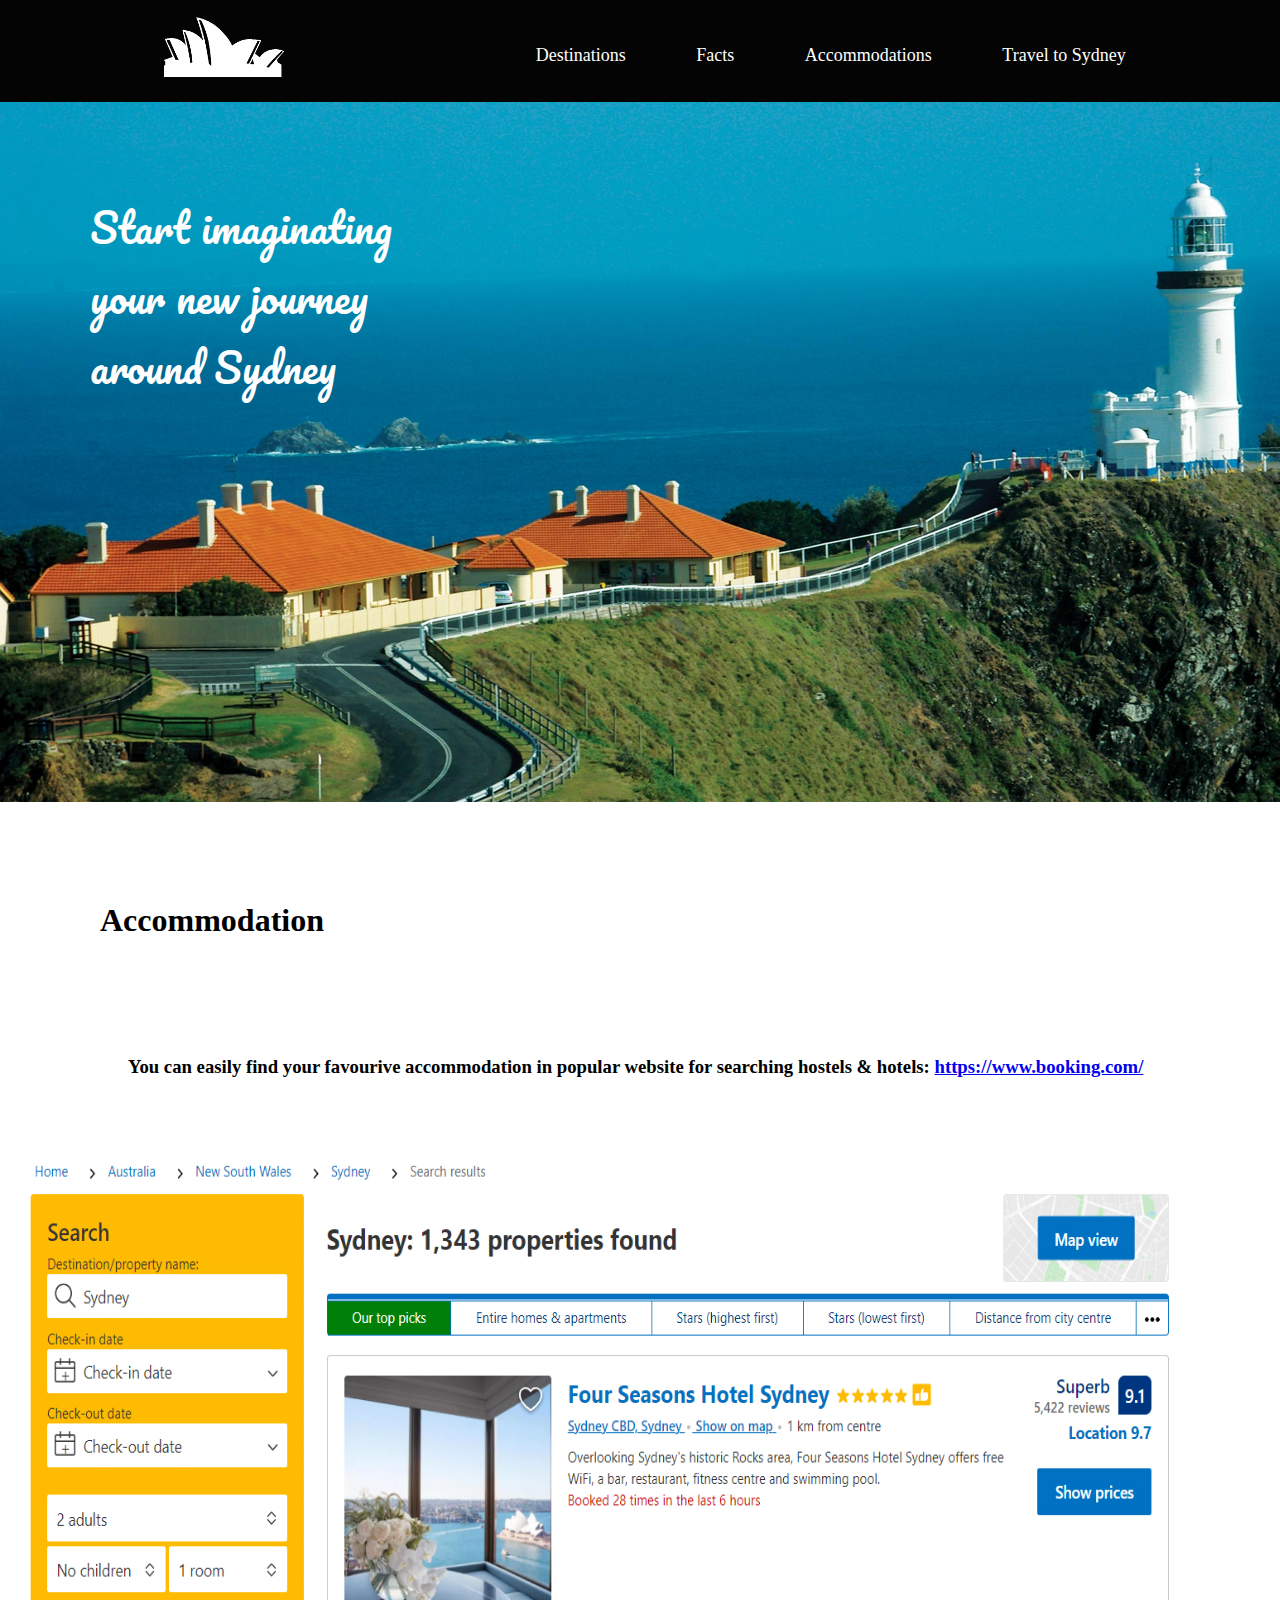
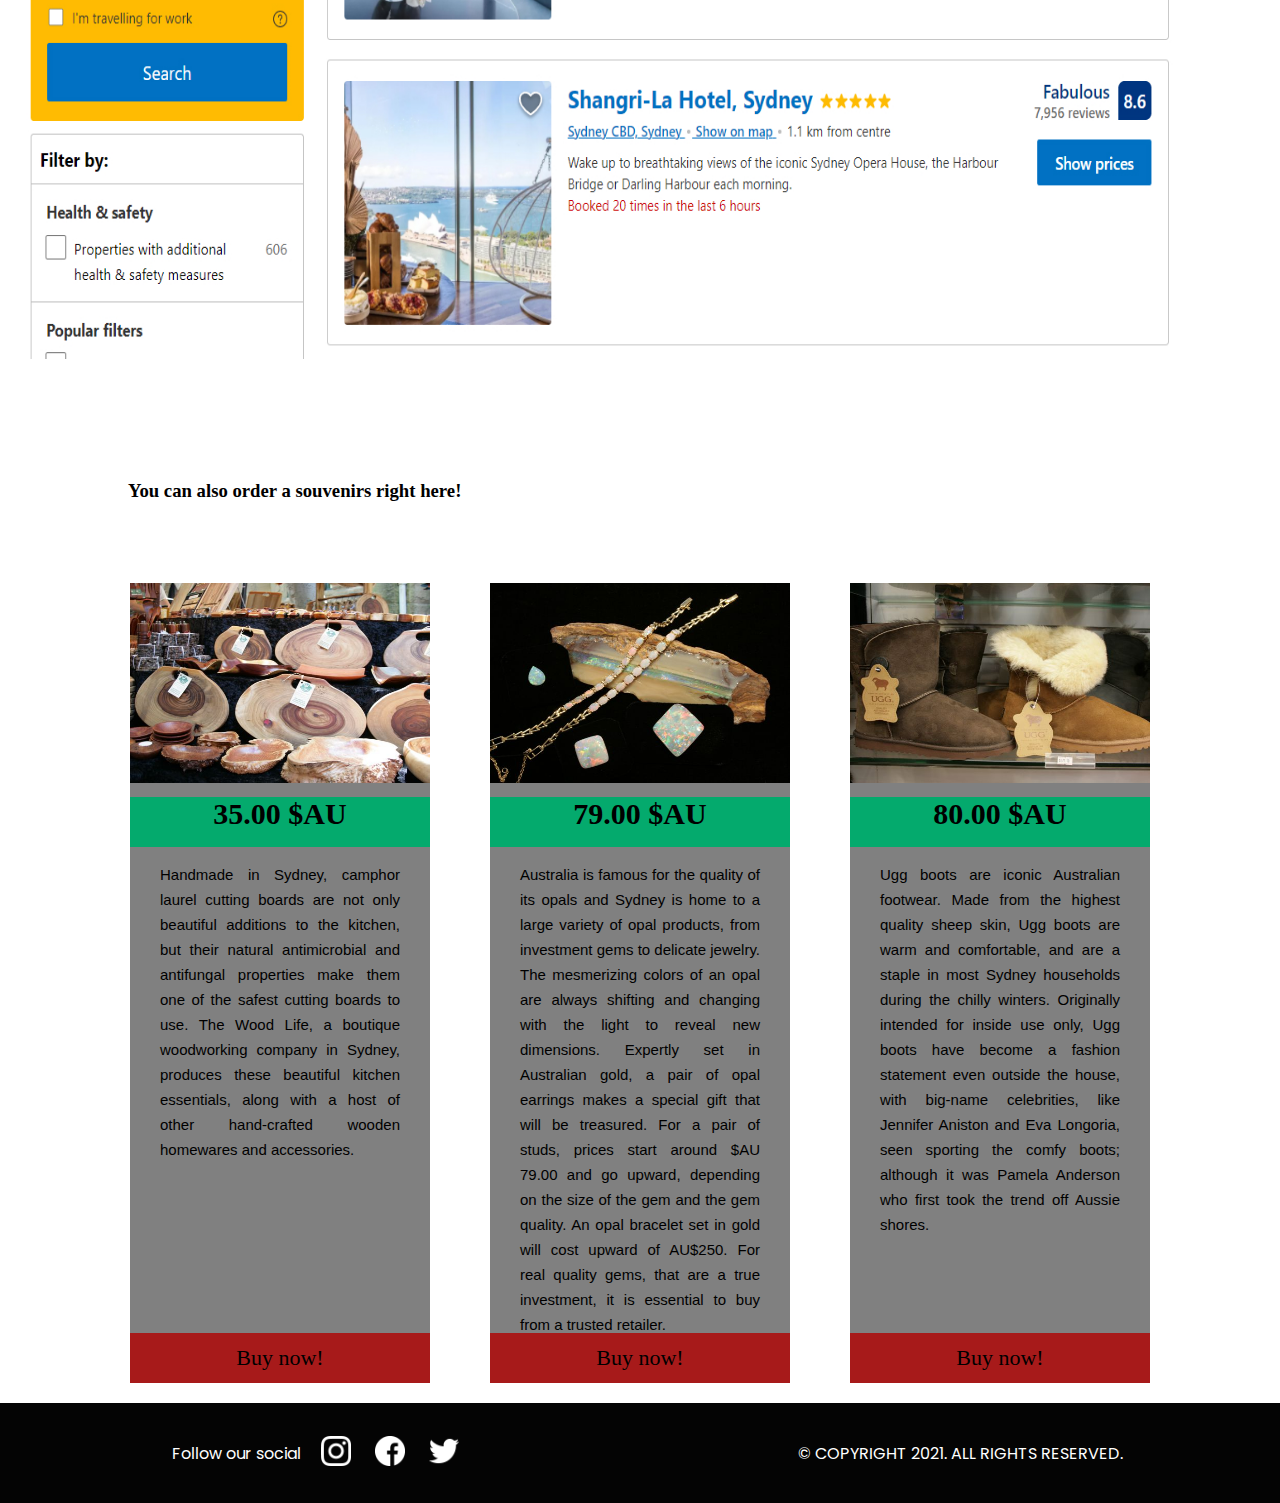
<file: accom.html>
<!DOCTYPE html>
<html lang="en">

<head>
    <meta charset="UTF-8">
    <meta http-equiv="X-UA-Compatible" content="IE=edge">
    <meta name="viewport" content="width=device-width, initial-scale=1.0">
    <title>Travel Sydney</title>
    <link rel="stylesheet" href="main.css">
    <link rel="preconnect" href="https://fonts.gstatic.com">
    <link href="https://fonts.googleapis.com/css2?family=Pacifico&display=swap" rel="stylesheet">
    <link href="https://fonts.googleapis.com/css2?family=Poppins:wght@300;500&display=swap" rel="stylesheet">
</head>

<body>
    <header>
        <div class="logo-part">
            <a href="./index.html">
                <img class="logo" src="./img/kisspng-sydney-opera-house.png">
            </a>
        </div>
        <div class="nav">
            <th>
                <tr><a href="./index.html" class="nav_item">Destinations</a></tr>
                <tr><a href="./facts.html" class="nav_item">Facts</a></tr>
                <tr><a href="./accom.html" class="nav_item">Accommodations</a></tr>
                <tr><a href="./travel_to.html" class="nav_item">Travel to Sydney</a></tr>
            </th>
        </div>
        <div class="header-menu">
            <button class="menu-button">
                <img src="./img/menu.png" height="35" width="40" alt="Богдан">
            </button>
            <div class="dropdown-child">
                <div class="menu_item">
                    <div class="menu_item-description">
                        <a href="./index.html">Destinations</a>
                    </div>
                </div>
                <div class="menu_item">
                    <div class="menu_item-description">
                        <a href="./facts.html">Facts</a>
                    </div>
                </div>
                <div class="menu_item">
                    <div class="menu_item-description">
                        <a href="./accom.html">Accommodations</a>
                    </div>
                </div>
                <div class="menu_item">
                    <div class="menu_item-description">
                        <a href="./travel_to.html">Travel to Sydney</a>
                    </div>
                </div>
            </div>
        </div>
    </header>
    <main>
        <div class="picture_accom">
            <div class="text1">
                Start imaginating <br />
                your new journey <br />
                around Sydney
            </div>
        </div>
        <h1>Accommodation</h1>
        <h3>You can easily find your favourive accommodation in popular website for searching hostels & hotels:
            <a href="https://www.booking.com/">https://www.booking.com/</a>
        </h3>
        <img class="imgg" src="./img/image 1.jpg" width="95%" height="800px">
        <h3>You can also order a souvenirs right here!</h3>
        <div class="goods_block">
            <div class="blockk">
                <div class="block">
                    <img src="./img/souvenir11.jpg">
                    <div class="price">
                        <h4>35.00 $AU</h4>
                    </div>
                    <p class="text-souv">Handmade in Sydney, camphor laurel cutting boards are not only beautiful
                        additions
                        to the kitchen, but their natural antimicrobial and antifungal properties make them one of the
                        safest cutting boards to use. The Wood Life, a boutique woodworking company in Sydney, produces
                        these beautiful kitchen essentials, along with a host of other hand-crafted wooden homewares and
                        accessories. </p>
                </div>
                <div class="buy-button"><p>Buy now!</p></div>
            </div>
            <div class="blockk">
                <div class="block">
                    <img src="./img/souvenir12.jpg">
                    <div class="price">
                        <h4>79.00 $AU</h4>
                    </div>
                    <p class="text-souv">Australia is famous for the quality of its opals and Sydney is home to a large
                        variety of opal products, from investment gems to delicate jewelry. The mesmerizing colors of an
                        opal are always shifting and changing with the light to reveal new dimensions. Expertly set in
                        Australian gold, a pair of opal earrings makes a special gift that will be treasured. For a pair
                        of
                        studs, prices start around $AU 79.00 and go upward, depending on the size of the gem and the gem
                        quality. An opal bracelet set in gold will cost upward of AU$250. For real quality gems, that
                        are a
                        true investment, it is essential to buy from a trusted retailer.</p>

                </div>
                <div class="buy-button"><p>Buy now!</p></div>
            </div>
            <div class="blockk">
                <div class="block">
                    <img src="./img/souvenir13.jpg">
                    <div class="price">
                        <h4>80.00 $AU</h4>
                    </div>
                    <p class="text-souv">Ugg boots are iconic Australian footwear. Made from the highest quality sheep
                        skin,
                        Ugg boots are warm and comfortable, and are a staple in most Sydney households during the chilly
                        winters. Originally intended for inside use only, Ugg boots have become a fashion statement even
                        outside the house, with big-name celebrities, like Jennifer Aniston and Eva Longoria, seen
                        sporting
                        the comfy boots; although it was Pamela Anderson who first took the trend off Aussie shores.</p>
                </div>
                <div class="buy-button"><p>Buy now!</p></div>
            </div>
        </div>
    </main>
    <footer>
        <div class="left-part-footer">
            <a class="text4">Follow our social</a>
            <div class="socials">
                <a href="https://www.instagram.com/"><img src="./img/instagram.png" alt="instagram"
                        class="social-logo"></a>
                <a href="https://www.facebook.com/"><img src="./img/facebook.png" alt="facebook"
                        class="social-logo"></a>
                <a href="https://www.twitter.com/"><img src="./img/twitter.png" alt="twitter" class="social-logo"></a>
            </div>
        </div>
        <div class="right-part-footer">
            <div class="text5">© COPYRIGHT 2021. ALL RIGHTS RESERVED.</div>
        </div>
    </footer>
</body>

</html>
</file>
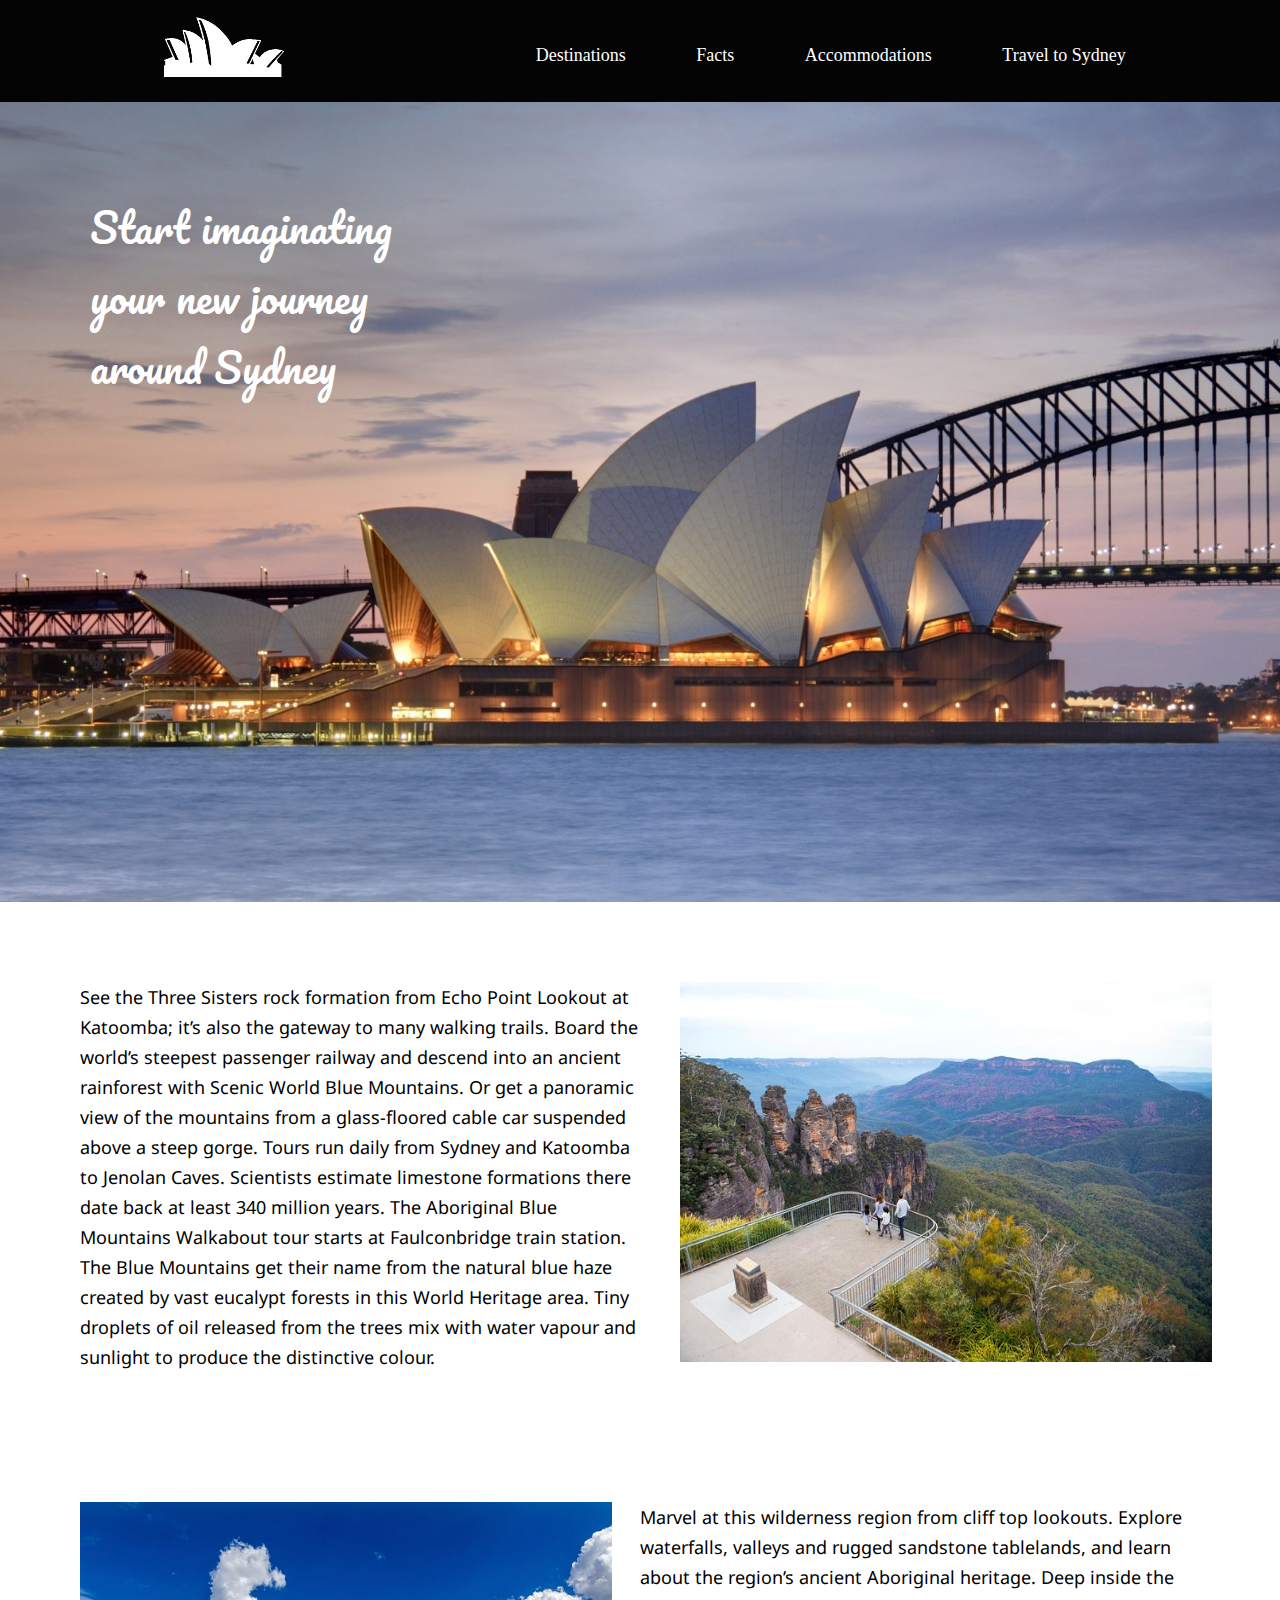
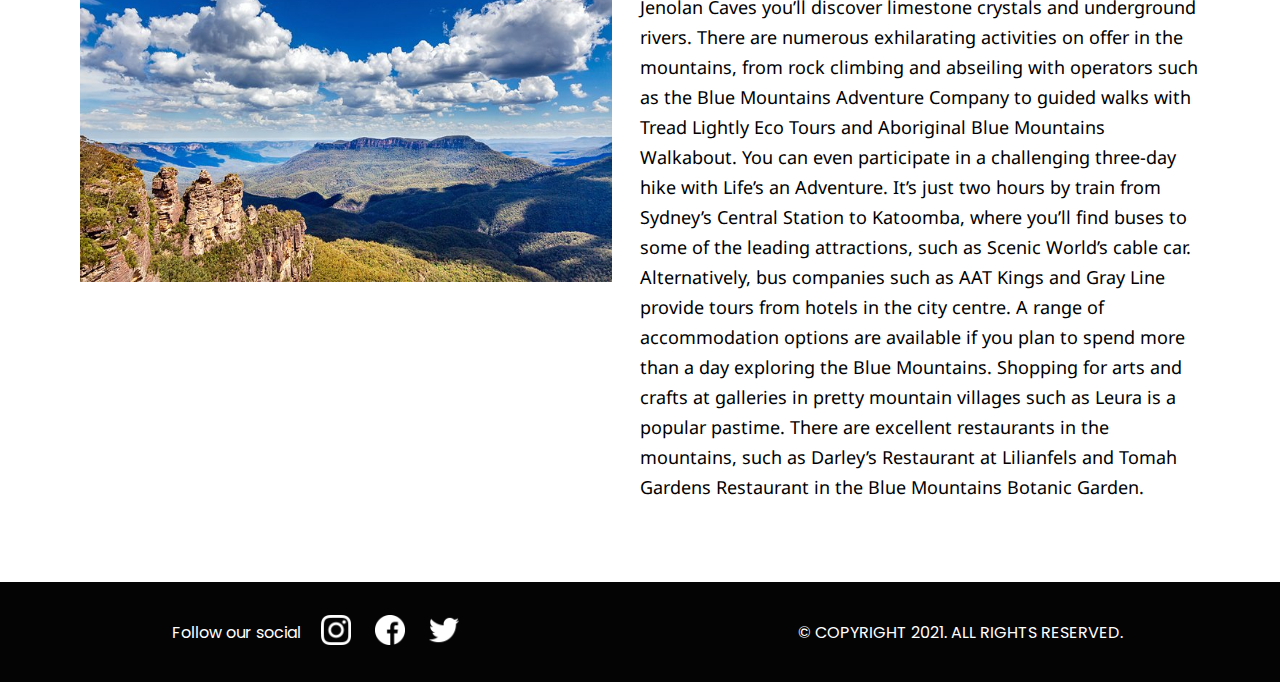
<file: blue_mountains.html>
<!DOCTYPE html>
<html lang="en">

<head>
    <meta charset="UTF-8">
    <meta http-equiv="X-UA-Compatible" content="IE=edge">
    <meta name="viewport" content="width=device-width, initial-scale=1.0">
    <title>Blue Mountains</title>
    <link rel="stylesheet" href="main.css">
    <link rel="preconnect" href="https://fonts.gstatic.com">
    <link href="https://fonts.googleapis.com/css2?family=Pacifico&display=swap" rel="stylesheet">
    <link href="https://fonts.googleapis.com/css2?family=Poppins:wght@300;500&display=swap" rel="stylesheet">
    <link href="https://fonts.googleapis.com/css2?family=Noto+Sans&display=swap" rel="stylesheet">
</head>

<body>
    <header>
        <div class="logo-part">
            <a href="./index.html">
                <img class="logo" src="./img/kisspng-sydney-opera-house.png">
            </a>
        </div>
        <div class="nav">
            <th>
                <tr><a href="./index.html" class="nav_item">Destinations</a></tr>
                <tr><a href="./facts.html" class="nav_item">Facts</a></tr>
                <tr><a href="./accom.html" class="nav_item">Accommodations</a></tr>
                <tr><a href="./travel_to.html" class="nav_item">Travel to Sydney</a></tr>
            </th>
        </div>
        <div class="header-menu">
            <button class="menu-button">
                <img src="./img/menu.png" height="35" width="40" alt="Богдан">
            </button>
            <div class="dropdown-child">
                <div class="menu_item">
                    <div class="menu_item-description">
                        <a href="./index.html">Destinations</a>
                    </div>
                </div>
                <div class="menu_item">
                    <div class="menu_item-description">
                        <a href="./facts.html">Facts</a>
                    </div>
                </div>
                <div class="menu_item">
                    <div class="menu_item-description">
                        <a href="./accom.html">Accommodations</a>
                    </div>
                </div>
                <div class="menu_item">
                    <div class="menu_item-description">
                        <a href="./travel_to.html">Travel to Sydney</a>
                    </div>
                </div>
            </div>
        </div>
    </header>
    <main>
        <div class="picture">
            <div class="text1">
                Start imaginating <br />
                your new journey <br />
                around Sydney
            </div>
        </div>
        <div class="placess">
            <article class="textt">
                <p>See the Three Sisters rock formation from Echo Point Lookout at Katoomba; it’s also the gateway to
                    many walking trails.
                    Board the world’s steepest passenger railway and descend into an ancient rainforest with Scenic
                    World Blue Mountains.
                    Or get a panoramic view of the mountains from a glass-floored cable car suspended above a steep
                    gorge.
                    Tours run daily from Sydney and Katoomba to Jenolan Caves. Scientists estimate limestone formations
                    there date back at least 340 million years.
                    The Aboriginal Blue Mountains Walkabout tour starts at Faulconbridge train station.
                    The Blue Mountains get their name from the natural blue haze created by vast eucalypt forests in
                    this World Heritage area.
                    Tiny droplets of oil released from the trees mix with water vapour and sunlight to produce the
                    distinctive colour.<br><br>
                </p>
            </article>
            <div class="imagee">
                <img src="img/blue_mountains.jpg">
            </div>
        </div>

        <div class="placess">
            <div class="imagee">
                <img src="img/australia-blue-mountains-national-park.jpg">
            </div>
            <article class="textt">
                <p>
                    Marvel at this wilderness region from cliff top lookouts. Explore waterfalls, valleys and rugged
                    sandstone tablelands, and learn about the region’s ancient Aboriginal heritage. Deep inside the
                    Jenolan Caves you’ll discover limestone crystals and underground rivers.

                    There are numerous exhilarating activities on offer in the mountains, from rock climbing and
                    abseiling with operators such as the Blue Mountains Adventure Company to guided walks with Tread
                    Lightly Eco Tours and Aboriginal Blue Mountains Walkabout. You can even participate in a challenging
                    three-day hike with Life’s an Adventure.

                    It’s just two hours by train from Sydney’s Central Station to Katoomba, where you’ll find buses to
                    some of the leading attractions, such as Scenic World’s cable car. Alternatively, bus companies such
                    as AAT Kings and Gray Line provide tours from hotels in the city centre.

                    A range of accommodation options are available if you plan to spend more than a day exploring the
                    Blue Mountains. Shopping for arts and crafts at galleries in pretty mountain villages such as Leura
                    is a popular pastime. There are excellent restaurants in the mountains, such as Darley’s Restaurant
                    at Lilianfels and Tomah Gardens Restaurant in the Blue Mountains Botanic Garden.<br>
                </p>
            </article>
        </div>
    </main>
    <footer>
        <div class="left-part-footer">
            <a class="text4">Follow our social</a>
            <div class="socials">
                <a href="https://www.instagram.com/"><img src="./img/instagram.png" alt="instagram" class="social-logo"></a>
                <a href="https://www.facebook.com/"><img src="./img/facebook.png" alt="facebook" class="social-logo"></a>
                <a href="https://www.twitter.com/"><img src="./img/twitter.png" alt="twitter" class="social-logo"></a>
            </div>
        </div>
        <div class="right-part-footer">
            <div class="text5">© COPYRIGHT 2021. ALL RIGHTS RESERVED.</div>
        </div>
    </footer>
</body>

</html>
</file>
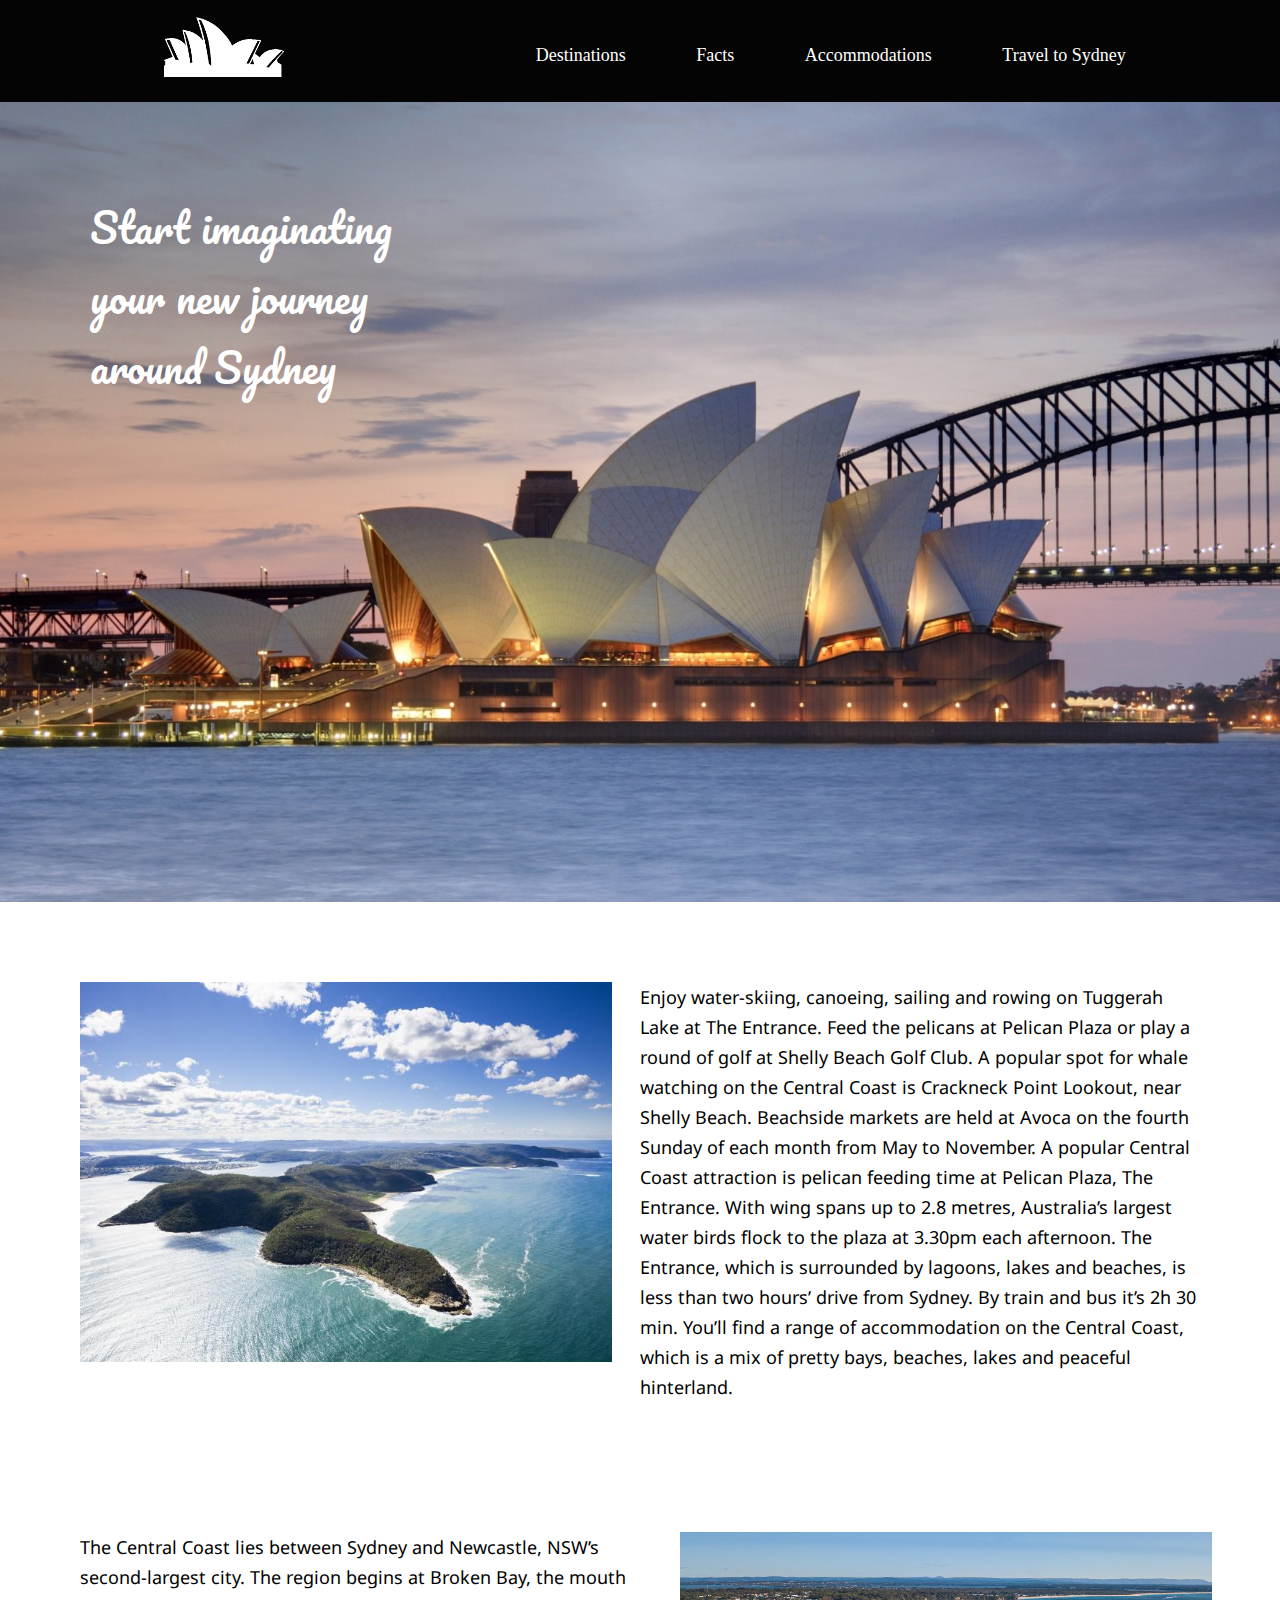
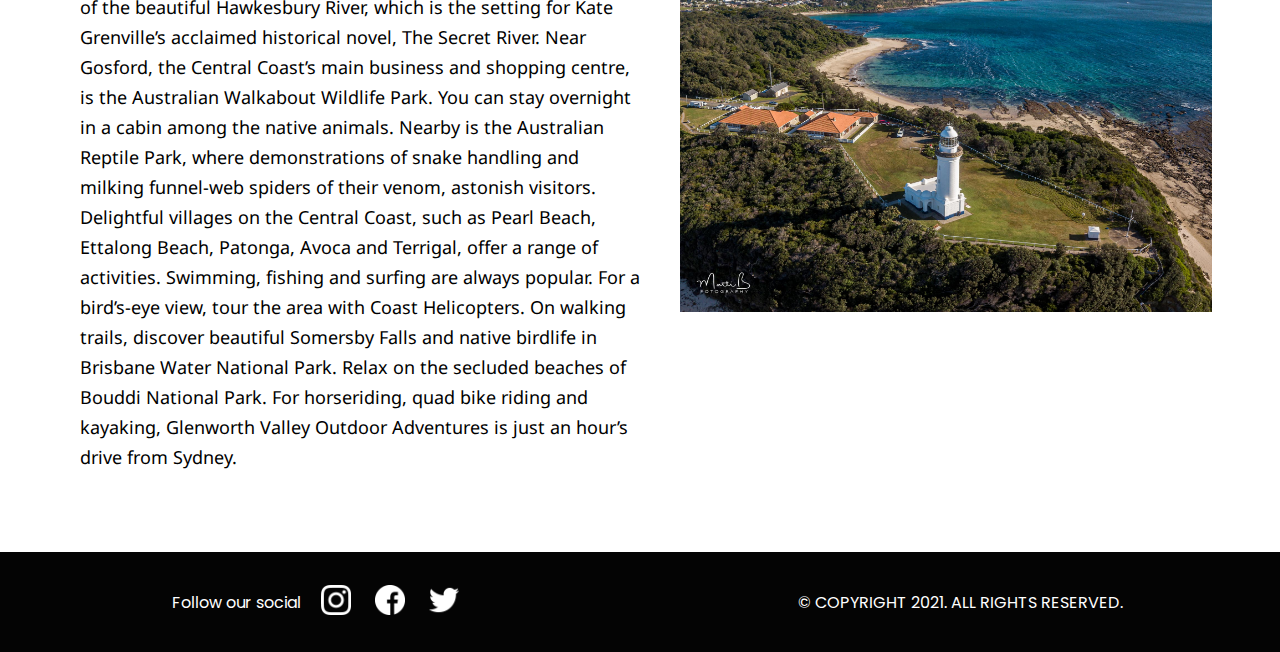
<file: central_coast.html>
<!DOCTYPE html>
<html lang="en">

<head>
    <meta charset="UTF-8">
    <meta http-equiv="X-UA-Compatible" content="IE=edge">
    <meta name="viewport" content="width=device-width, initial-scale=1.0">
    <title>Central Coast</title>
    <link rel="stylesheet" href="main.css">
    <link rel="preconnect" href="https://fonts.gstatic.com">
    <link href="https://fonts.googleapis.com/css2?family=Pacifico&display=swap" rel="stylesheet">
    <link href="https://fonts.googleapis.com/css2?family=Poppins:wght@300;500&display=swap" rel="stylesheet">
    <link href="https://fonts.googleapis.com/css2?family=Noto+Sans&display=swap" rel="stylesheet">
</head>

<body>
    <header>
        <div class="logo-part">
            <a href="./index.html">
                <img class="logo" src="./img/kisspng-sydney-opera-house.png">
            </a>
        </div>
        <div class="nav">
            <th>
                <tr><a href="./index.html" class="nav_item">Destinations</a></tr>
                <tr><a href="./facts.html" class="nav_item">Facts</a></tr>
                <tr><a href="./accom.html" class="nav_item">Accommodations</a></tr>
                <tr><a href="./travel_to.html" class="nav_item">Travel to Sydney</a></tr>
            </th>
        </div>
        <div class="header-menu">
            <button class="menu-button">
                <img src="./img/menu.png" height="35" width="40" alt="Богдан">
            </button>
            <div class="dropdown-child">
                <div class="menu_item">
                    <div class="menu_item-description">
                        <a href="./index.html">Destinations</a>
                    </div>
                </div>
                <div class="menu_item">
                    <div class="menu_item-description">
                        <a href="./facts.html">Facts</a>
                    </div>
                </div>
                <div class="menu_item">
                    <div class="menu_item-description">
                        <a href="./accom.html">Accommodations</a>
                    </div>
                </div>
                <div class="menu_item">
                    <div class="menu_item-description">
                        <a href="./travel_to.html">Travel to Sydney</a>
                    </div>
                </div>
            </div>
        </div>
    </header>
    <main>
        <div class="picture">
            <div class="text1">
                Start imaginating <br />
                your new journey <br />
                around Sydney
            </div>
        </div>
        <div class="placess">
            <div class="imagee">
                <img src="img/central coast.jpg">
            </div>
            <article class="textt">
                <p>Enjoy water-skiing, canoeing, sailing and rowing on Tuggerah Lake at The Entrance. Feed the pelicans
                    at Pelican Plaza or play a round of golf at Shelly Beach Golf Club.

                    A popular spot for whale watching on the Central Coast is Crackneck Point Lookout, near Shelly
                    Beach. Beachside markets are held at Avoca on the fourth Sunday of each month from May to November.

                    A popular Central Coast attraction is pelican feeding time at Pelican Plaza, The Entrance. With wing
                    spans up to 2.8 metres, Australia’s largest water birds flock to the plaza at 3.30pm each afternoon.

                    The Entrance, which is surrounded by lagoons, lakes and beaches, is less than two hours’ drive from
                    Sydney. By train and bus it’s 2h 30 min. You’ll find a range of accommodation on the Central Coast,
                    which is a mix of pretty bays, beaches, lakes and peaceful hinterland.<br><br>
                </p>
            </article>
        </div>
        <div class="placess">
            <article class="textt">
                <p>
                    The Central Coast lies between Sydney and Newcastle, NSW’s second-largest city. The region begins at
                    Broken Bay, the mouth of the beautiful Hawkesbury River, which is the setting for Kate Grenville’s
                    acclaimed historical novel, The Secret River.

                    Near Gosford, the Central Coast’s main business and shopping centre, is the Australian Walkabout
                    Wildlife Park. You can stay overnight in a cabin among the native animals. Nearby is the Australian
                    Reptile Park, where demonstrations of snake handling and milking funnel-web spiders of their venom,
                    astonish visitors.

                    Delightful villages on the Central Coast, such as Pearl Beach, Ettalong Beach, Patonga, Avoca and
                    Terrigal, offer a range of activities. Swimming, fishing and surfing are always popular. For a
                    bird’s-eye view, tour the area with Coast Helicopters.

                    On walking trails, discover beautiful Somersby Falls and native birdlife in Brisbane Water National
                    Park. Relax on the secluded beaches of Bouddi National Park. For horseriding, quad bike riding and
                    kayaking, Glenworth Valley Outdoor Adventures is just an hour’s drive from Sydney.<br>
                </p>
            </article>
            <div class="imagee">
                <img src="img/Norah-Head-Lighthouse.jpg">
            </div>
        </div>
    </main>
    <footer>
        <div class="left-part-footer">
            <a class="text4">Follow our social</a>
            <div class="socials">
                <a href="https://www.instagram.com/"><img src="./img/instagram.png" alt="instagram" class="social-logo"></a>
                <a href="https://www.facebook.com/"><img src="./img/facebook.png" alt="facebook" class="social-logo"></a>
                <a href="https://www.twitter.com/"><img src="./img/twitter.png" alt="twitter" class="social-logo"></a>
            </div>
        </div>
        <div class="right-part-footer">
            <div class="text5">© COPYRIGHT 2021. ALL RIGHTS RESERVED.</div>
        </div>
    </footer>
</body>

</html>
</file>
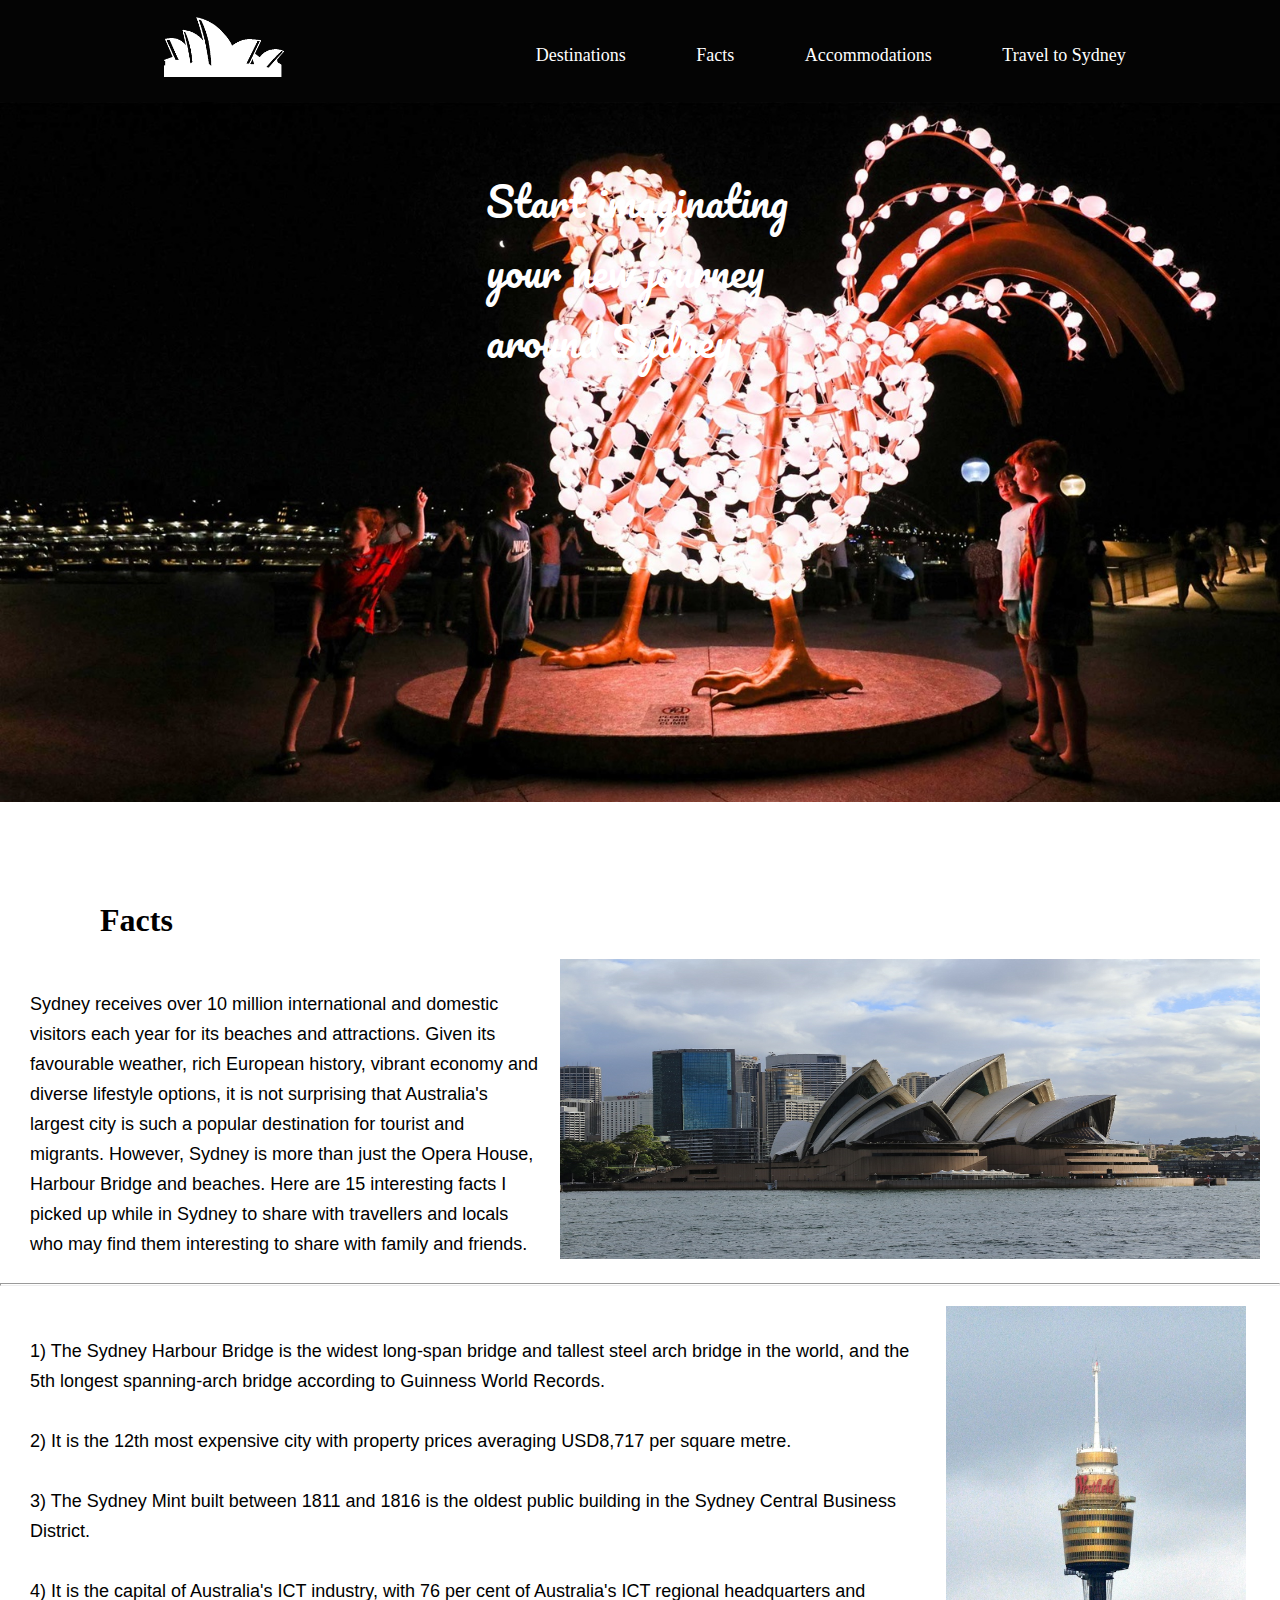
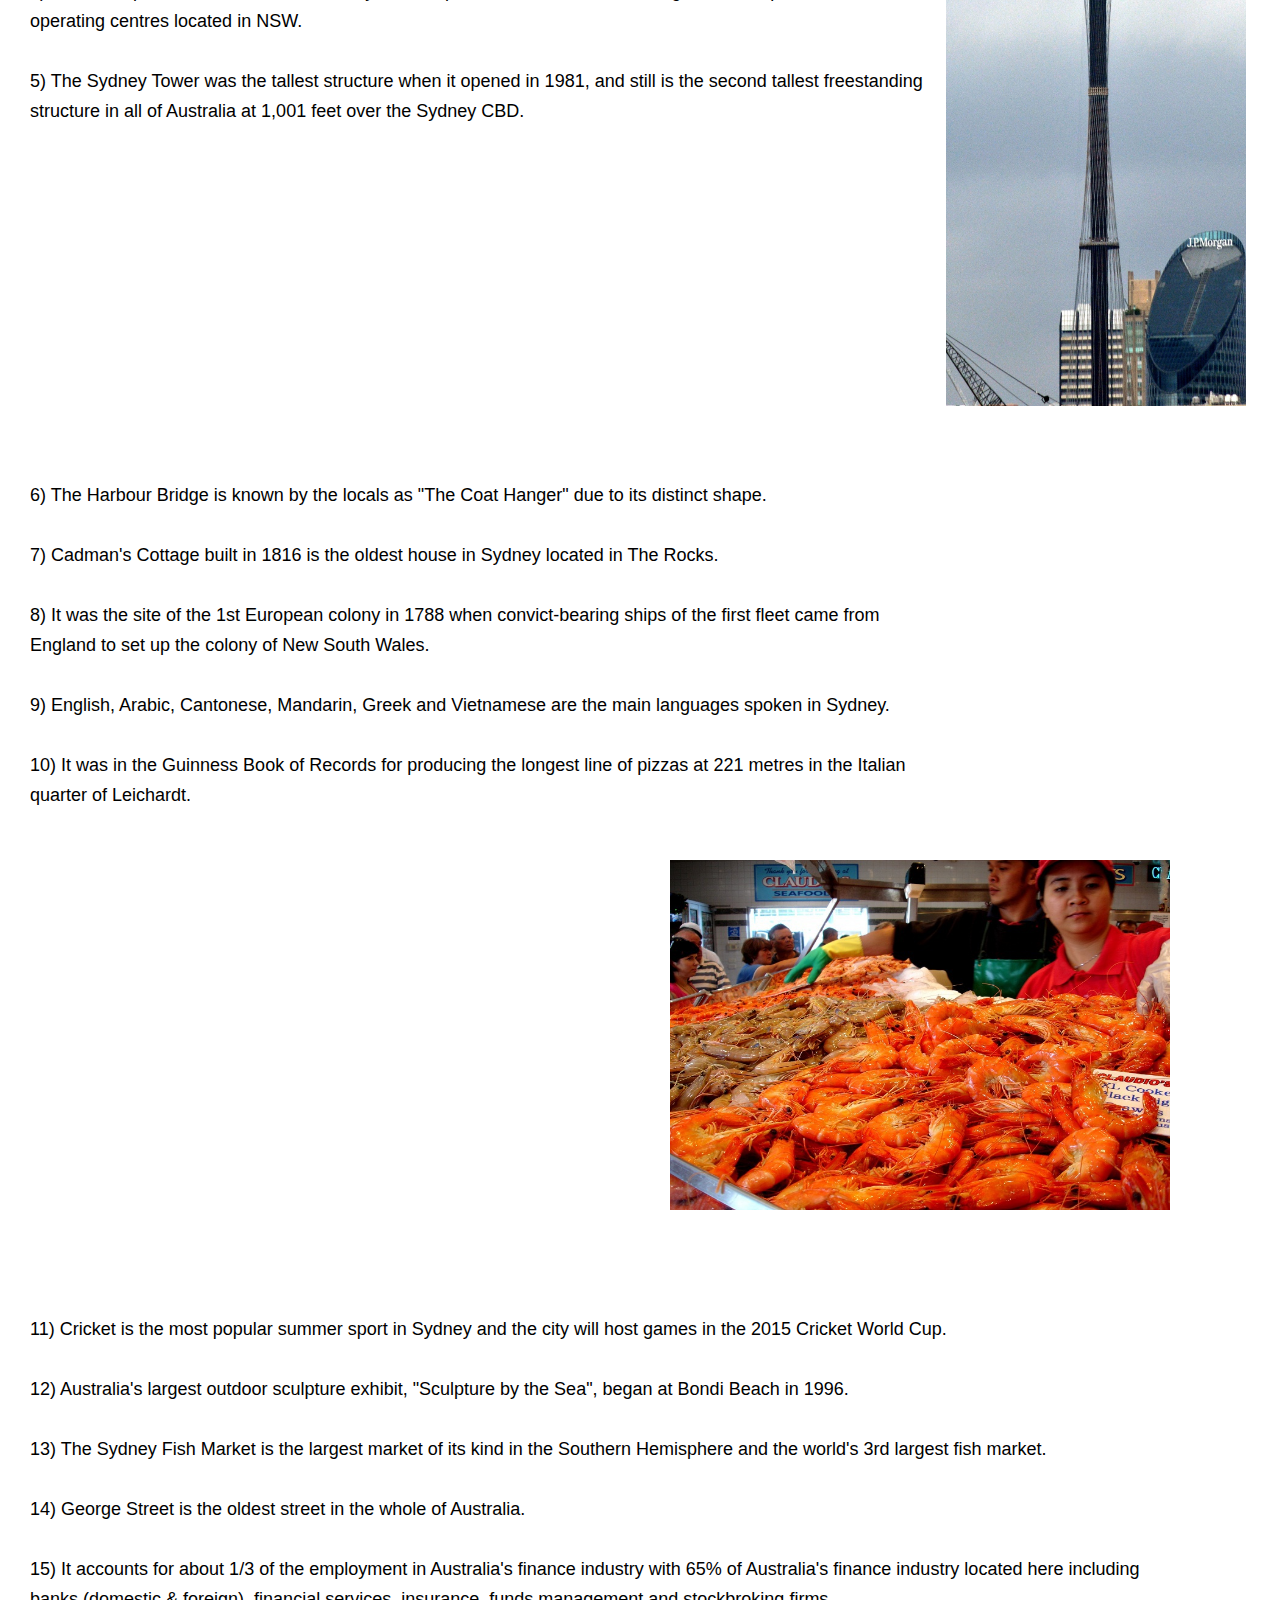
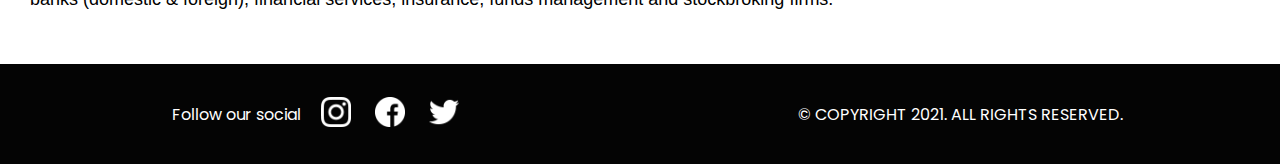
<file: facts.html>
<!DOCTYPE html>
<html lang="en">

<head>
    <meta charset="UTF-8">
    <meta http-equiv="X-UA-Compatible" content="IE=edge">
    <meta name="viewport" content="width=device-width, initial-scale=1.0">
    <title>Travel Sydney</title>
    <link rel="stylesheet" href="main.css">
    <link rel="preconnect" href="https://fonts.gstatic.com">
    <link href="https://fonts.googleapis.com/css2?family=Pacifico&display=swap" rel="stylesheet">
    <link href="https://fonts.googleapis.com/css2?family=Poppins:wght@300;500&display=swap" rel="stylesheet">
</head>

<body>
    <header>
        <div class="logo-part">
            <a href="./index.html">
                <img class="logo" src="./img/kisspng-sydney-opera-house.png">
            </a>
        </div>
        <div class="nav">
            <th>
                <tr><a href="./index.html" class="nav_item">Destinations</a></tr>
                <tr><a href="./facts.html" class="nav_item">Facts</a></tr>
                <tr><a href="./accom.html" class="nav_item">Accommodations</a></tr>
                <tr><a href="./travel_to.html" class="nav_item">Travel to Sydney</a></tr>
            </th>
        </div>
        <div class="header-menu">
            <button class="menu-button">
                <img src="./img/menu.png" height="35" width="40" alt="Богдан">
            </button>
            <div class="dropdown-child">
                <div class="menu_item">
                    <div class="menu_item-description">
                        <a href="./index.html">Destinations</a>
                    </div>
                </div>
                <div class="menu_item">
                    <div class="menu_item-description">
                        <a href="./facts.html">Facts</a>
                    </div>
                </div>
                <div class="menu_item">
                    <div class="menu_item-description">
                        <a href="./accom.html">Accommodations</a>
                    </div>
                </div>
                <div class="menu_item">
                    <div class="menu_item-description">
                        <a href="./travel_to.html">Travel to Sydney</a>
                    </div>
                </div>
            </div>
        </div>
    </header>
    <main>
        <div class="picture_facts">
            <div class="textt1">
                Start imaginating <br />
                your new journey <br />
                around Sydney
            </div>
        </div>
        <h1>Facts</h1>
        <div class="facts">
            <div class="facts_intro">
                Sydney receives over 10 million international and domestic visitors each year for its beaches and
                attractions. Given its favourable weather, rich European history, vibrant economy and diverse lifestyle
                options, it is not surprising that Australia's largest city is such a popular destination for tourist
                and
                migrants. However, Sydney is more than just the Opera House, Harbour Bridge and beaches.

                Here are 15 interesting facts I picked up while in Sydney to share with travellers and locals who may
                find
                them interesting to share with family and friends.
            </div>
            <div class="image1_facts">
                <img src="img/1_1u9E9lonLbkQlOSuxh53GQ.png">
            </div>
        </div>
        <hr size="3" />
        <div class="facts">
            <div class="facts2">
                1) The Sydney Harbour Bridge is the widest long-span bridge and tallest steel arch bridge in the world,
                and the 5th longest spanning-arch bridge according to Guinness World Records.
                <br><br>
                2) It is the 12th most expensive city with property prices averaging USD8,717 per square metre.
                <br><br>
                3) The Sydney Mint built between 1811 and 1816 is the oldest public building in the Sydney Central
                Business District.
                <br><br>
                4) It is the capital of Australia's ICT industry, with 76 per cent of Australia's ICT regional
                headquarters and operating centres located in NSW.
                <br><br>
                5) The Sydney Tower was the tallest structure when it opened in 1981, and still is the second tallest
                freestanding structure in all of Australia at 1,001 feet over the Sydney CBD.
            </div>
            <div class="image2_facts">
                <img src="img/1200px-Sydney_Tower_(6)_-_cropped.jpg">
            </div>
        </div>
        <div class="facts">
            <div class="facts2">
                6) The Harbour Bridge is known by the locals as "The Coat Hanger" due to its distinct shape.
                <br><br>
                7) Cadman's Cottage built in 1816 is the oldest house in Sydney located in The Rocks.
                <br><br>
                8) It was the site of the 1st European colony in 1788 when convict-bearing ships of the first fleet came
                from England to set up the colony of New South Wales.
                <br><br>
                9) English, Arabic, Cantonese, Mandarin, Greek and Vietnamese are the main languages spoken in Sydney.
                <br><br>
                10) It was in the Guinness Book of Records for producing the longest line of pizzas at 221 metres in the
                Italian quarter of Leichardt.
            </div>
        </div>
        <div class="image3_facts">
            <img src="img/sydfishmkt1.jfif">
        </div>
        <div class="facts">
            <div class="facts3">
            11) Cricket is the most popular summer sport in Sydney and the city will host games in the 2015 Cricket
            World Cup.
            <br><br>
            12) Australia's largest outdoor sculpture exhibit, "Sculpture by the Sea", began at Bondi Beach in 1996.
            <br><br>
            13) The Sydney Fish Market is the largest market of its kind in the Southern Hemisphere and the world's 3rd
            largest fish market.
            <br><br>
            14) George Street is the oldest street in the whole of Australia.
            <br><br>
            15) It accounts for about 1/3 of the employment in Australia's finance industry with 65% of Australia's
            finance industry located here including banks (domestic & foreign), financial services, insurance, funds
            management and stockbroking firms.
            </div>
        </div>
    </main>
    <footer>
        <div class="left-part-footer">
            <a class="text4">Follow our social</a>
            <div class="socials">
                <a href="https://www.instagram.com/"><img src="./img/instagram.png" alt="instagram" class="social-logo"></a>
                <a href="https://www.facebook.com/"><img src="./img/facebook.png" alt="facebook" class="social-logo"></a>
                <a href="https://www.twitter.com/"><img src="./img/twitter.png" alt="twitter" class="social-logo"></a>
            </div>
        </div>
        <div class="right-part-footer">
            <div class="text5">© COPYRIGHT 2021. ALL RIGHTS RESERVED.</div>
        </div>
    </footer>
</body>

</html>
</file>
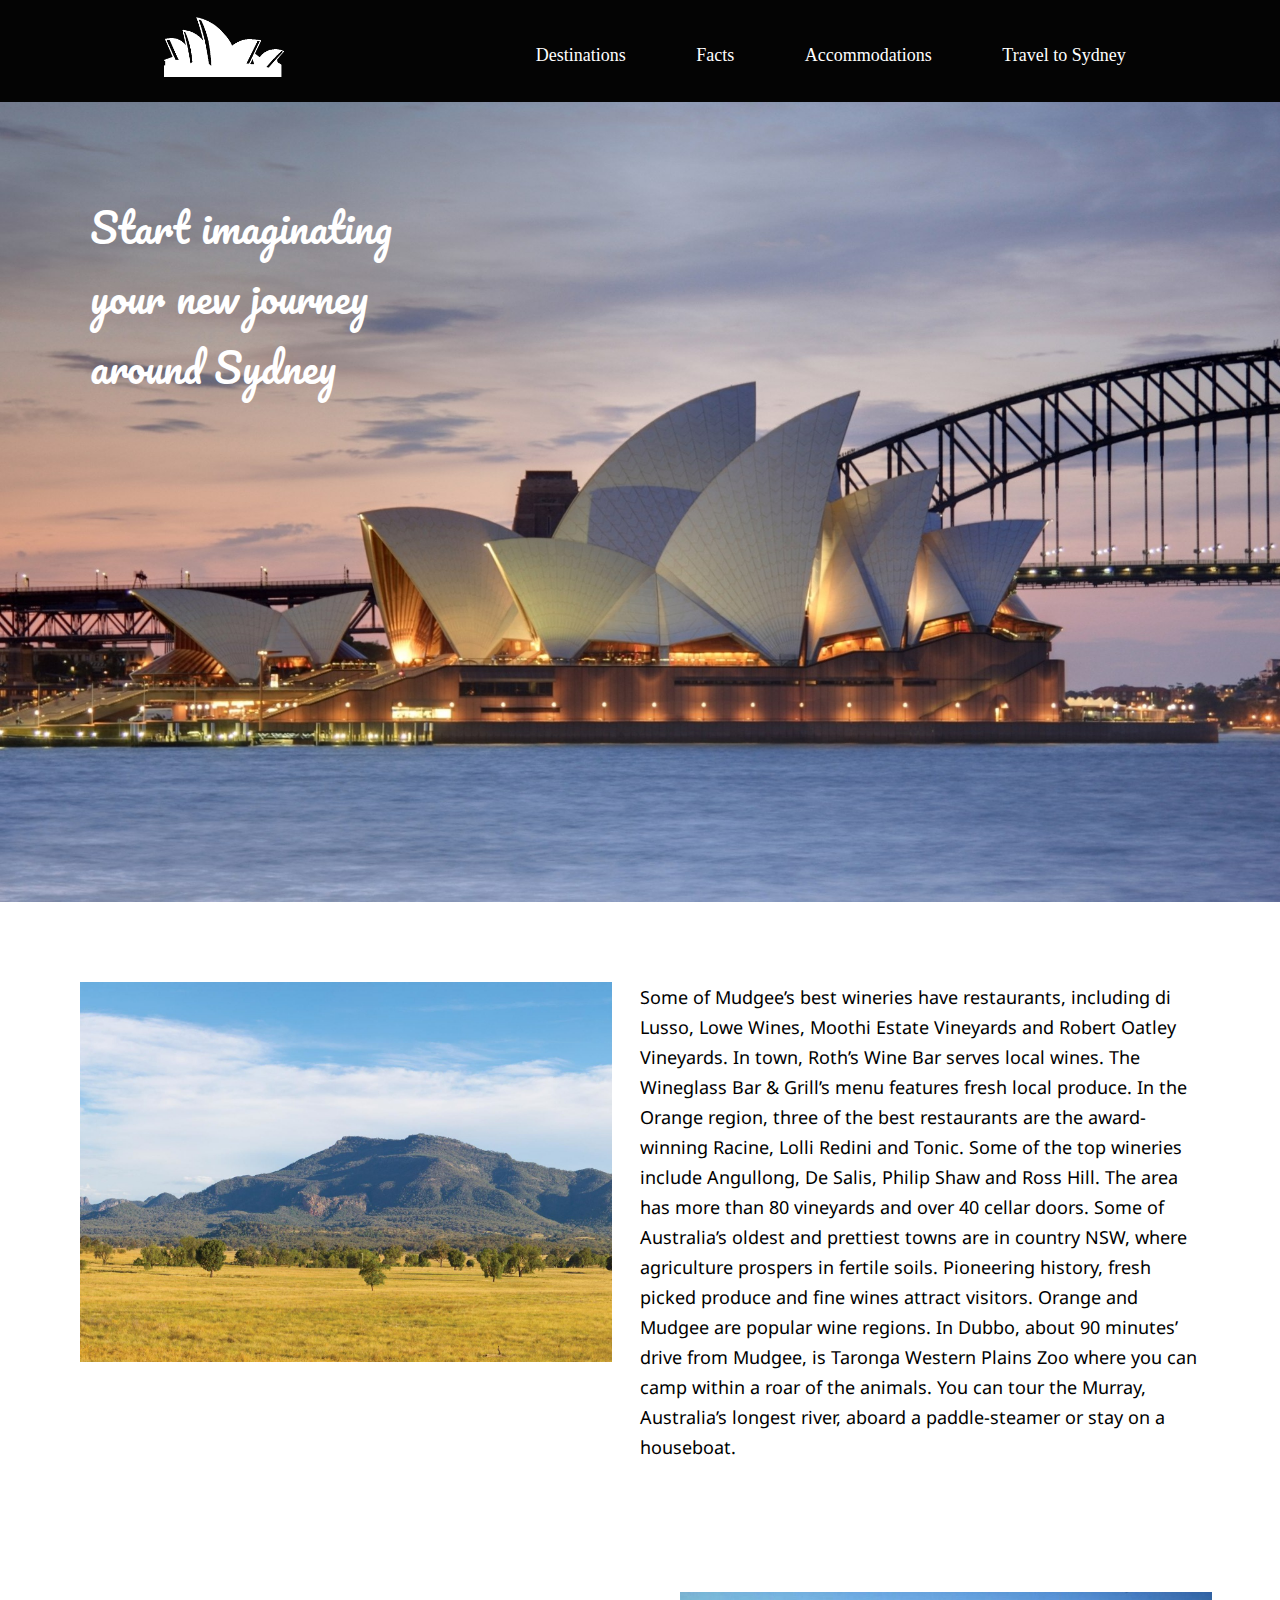
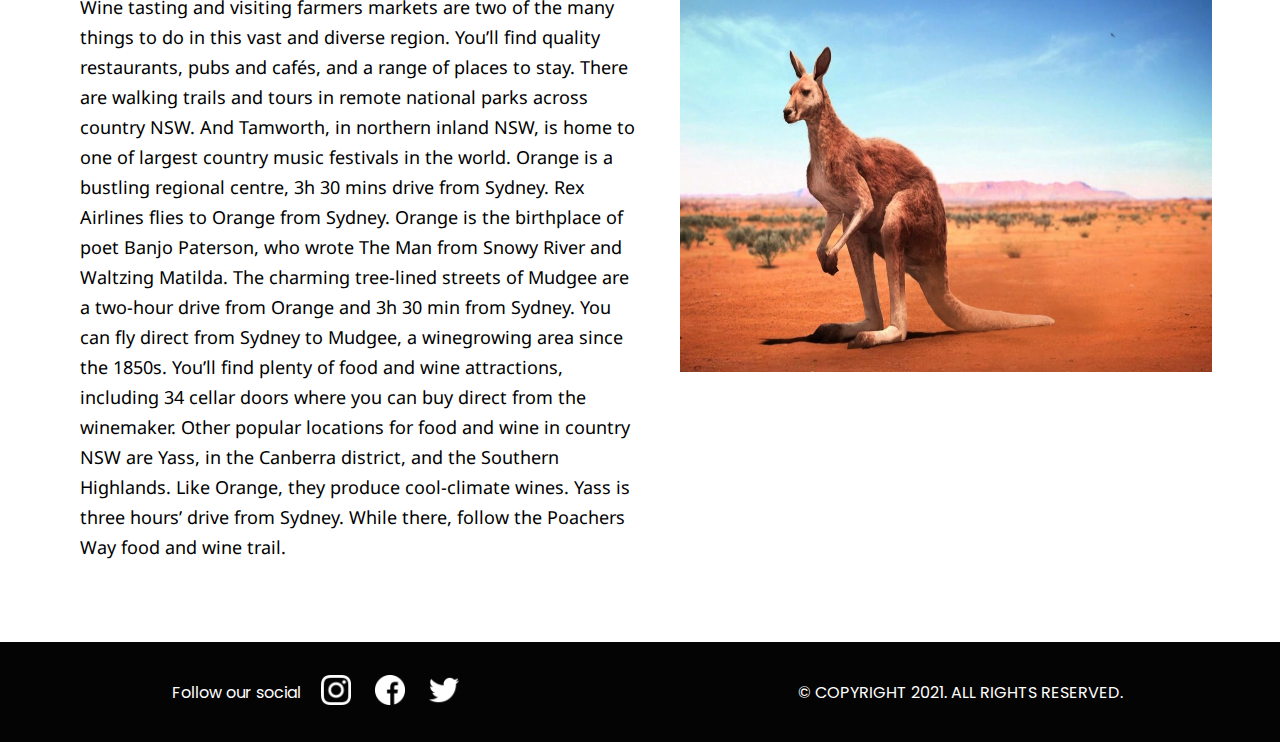
<file: new_south_wales.html>
<!DOCTYPE html>
<html lang="en">

<head>
    <meta charset="UTF-8">
    <meta http-equiv="X-UA-Compatible" content="IE=edge">
    <meta name="viewport" content="width=device-width, initial-scale=1.0">
    <title>New South Wales</title>
    <link rel="stylesheet" href="main.css">
    <link rel="preconnect" href="https://fonts.gstatic.com">
    <link href="https://fonts.googleapis.com/css2?family=Pacifico&display=swap" rel="stylesheet">
    <link href="https://fonts.googleapis.com/css2?family=Poppins:wght@300;500&display=swap" rel="stylesheet">
    <link href="https://fonts.googleapis.com/css2?family=Noto+Sans&display=swap" rel="stylesheet">
</head>

<body>
    <header>
        <div class="logo-part">
            <a href="./index.html">
                <img class="logo" src="./img/kisspng-sydney-opera-house.png">
            </a>
        </div>
        <div class="nav">
            <th>
                <tr><a href="./index.html" class="nav_item">Destinations</a></tr>
                <tr><a href="./facts.html" class="nav_item">Facts</a></tr>
                <tr><a href="./accom.html" class="nav_item">Accommodations</a></tr>
                <tr><a href="./travel_to.html" class="nav_item">Travel to Sydney</a></tr>
            </th>
        </div>
        <div class="header-menu">
            <button class="menu-button">
                <img src="./img/menu.png" height="35" width="40" alt="Богдан">
            </button>
            <div class="dropdown-child">
                <div class="menu_item">
                    <div class="menu_item-description">
                        <a href="./index.html">Destinations</a>
                    </div>
                </div>
                <div class="menu_item">
                    <div class="menu_item-description">
                        <a href="./facts.html">Facts</a>
                    </div>
                </div>
                <div class="menu_item">
                    <div class="menu_item-description">
                        <a href="./accom.html">Accommodations</a>
                    </div>
                </div>
                <div class="menu_item">
                    <div class="menu_item-description">
                        <a href="./travel_to.html">Travel to Sydney</a>
                    </div>
                </div>
            </div>
        </div>
    </header>
    <main>
        <div class="picture">
            <div class="text1">
                Start imaginating <br />
                your new journey <br />
                around Sydney
            </div>
        </div>
        <div class="placess">
            <div class="imagee">
                <img src="img/country-warrambungle-background-1600x1200.jpg">
            </div>
            <article class="textt">
                <p>Some of Mudgee’s best wineries have restaurants, including di Lusso, Lowe Wines, Moothi Estate
                    Vineyards and Robert Oatley Vineyards. In town, Roth’s Wine Bar serves local wines. The Wineglass
                    Bar & Grill’s menu features fresh local produce.

                    In the Orange region, three of the best restaurants are the award-winning Racine, Lolli Redini and
                    Tonic. Some of the top wineries include Angullong, De Salis, Philip Shaw and Ross Hill. The area has
                    more than 80 vineyards and over 40 cellar doors.

                    Some of Australia’s oldest and prettiest towns are in country NSW, where agriculture prospers in
                    fertile soils. Pioneering history, fresh picked produce and fine wines attract visitors.

                    Orange and Mudgee are popular wine regions. In Dubbo, about 90 minutes’ drive from Mudgee, is
                    Taronga Western Plains Zoo where you can camp within a roar of the animals. You can tour the Murray,
                    Australia’s longest river, aboard a paddle-steamer or stay on a houseboat.<br><br>
                </p>
            </article>
        </div>
        <div class="placess">
            <article class="textt">
                <p>
                    Wine tasting and visiting farmers markets are two of the many things to do in this vast and diverse
                    region. You’ll find quality restaurants, pubs and cafés, and a range of places to stay. There are
                    walking trails and tours in remote national parks across country NSW. And Tamworth, in northern
                    inland NSW, is home to one of largest country music festivals in the world.

                    Orange is a bustling regional centre, 3h 30 mins drive from Sydney. Rex Airlines flies to Orange
                    from Sydney. Orange is the birthplace of poet Banjo Paterson, who wrote The Man from Snowy River and
                    Waltzing Matilda.

                    The charming tree-lined streets of Mudgee are a two-hour drive from Orange and 3h 30 min from
                    Sydney. You can fly direct from Sydney to Mudgee, a winegrowing area since the 1850s. You’ll find
                    plenty of food and wine attractions, including 34 cellar doors where you can buy direct from the
                    winemaker.

                    Other popular locations for food and wine in country NSW are Yass, in the Canberra district, and the
                    Southern Highlands. Like Orange, they produce cool-climate wines. Yass is three hours’ drive from
                    Sydney. While there, follow the Poachers Way food and wine trail.<br>
                </p>
            </article>
            <div class="imagee">
                <img src="img/kenguru.jpg">
            </div>
        </div>
    </main>
    <footer>
        <div class="left-part-footer">
            <a class="text4">Follow our social</a>
            <div class="socials">
                <a href="https://www.instagram.com/"><img src="./img/instagram.png" alt="instagram" class="social-logo"></a>
                <a href="https://www.facebook.com/"><img src="./img/facebook.png" alt="facebook" class="social-logo"></a>
                <a href="https://www.twitter.com/"><img src="./img/twitter.png" alt="twitter" class="social-logo"></a>
            </div>
        </div>
        <div class="right-part-footer">
            <div class="text5">© COPYRIGHT 2021. ALL RIGHTS RESERVED.</div>
        </div>
    </footer>
</body>

</html>
</file>
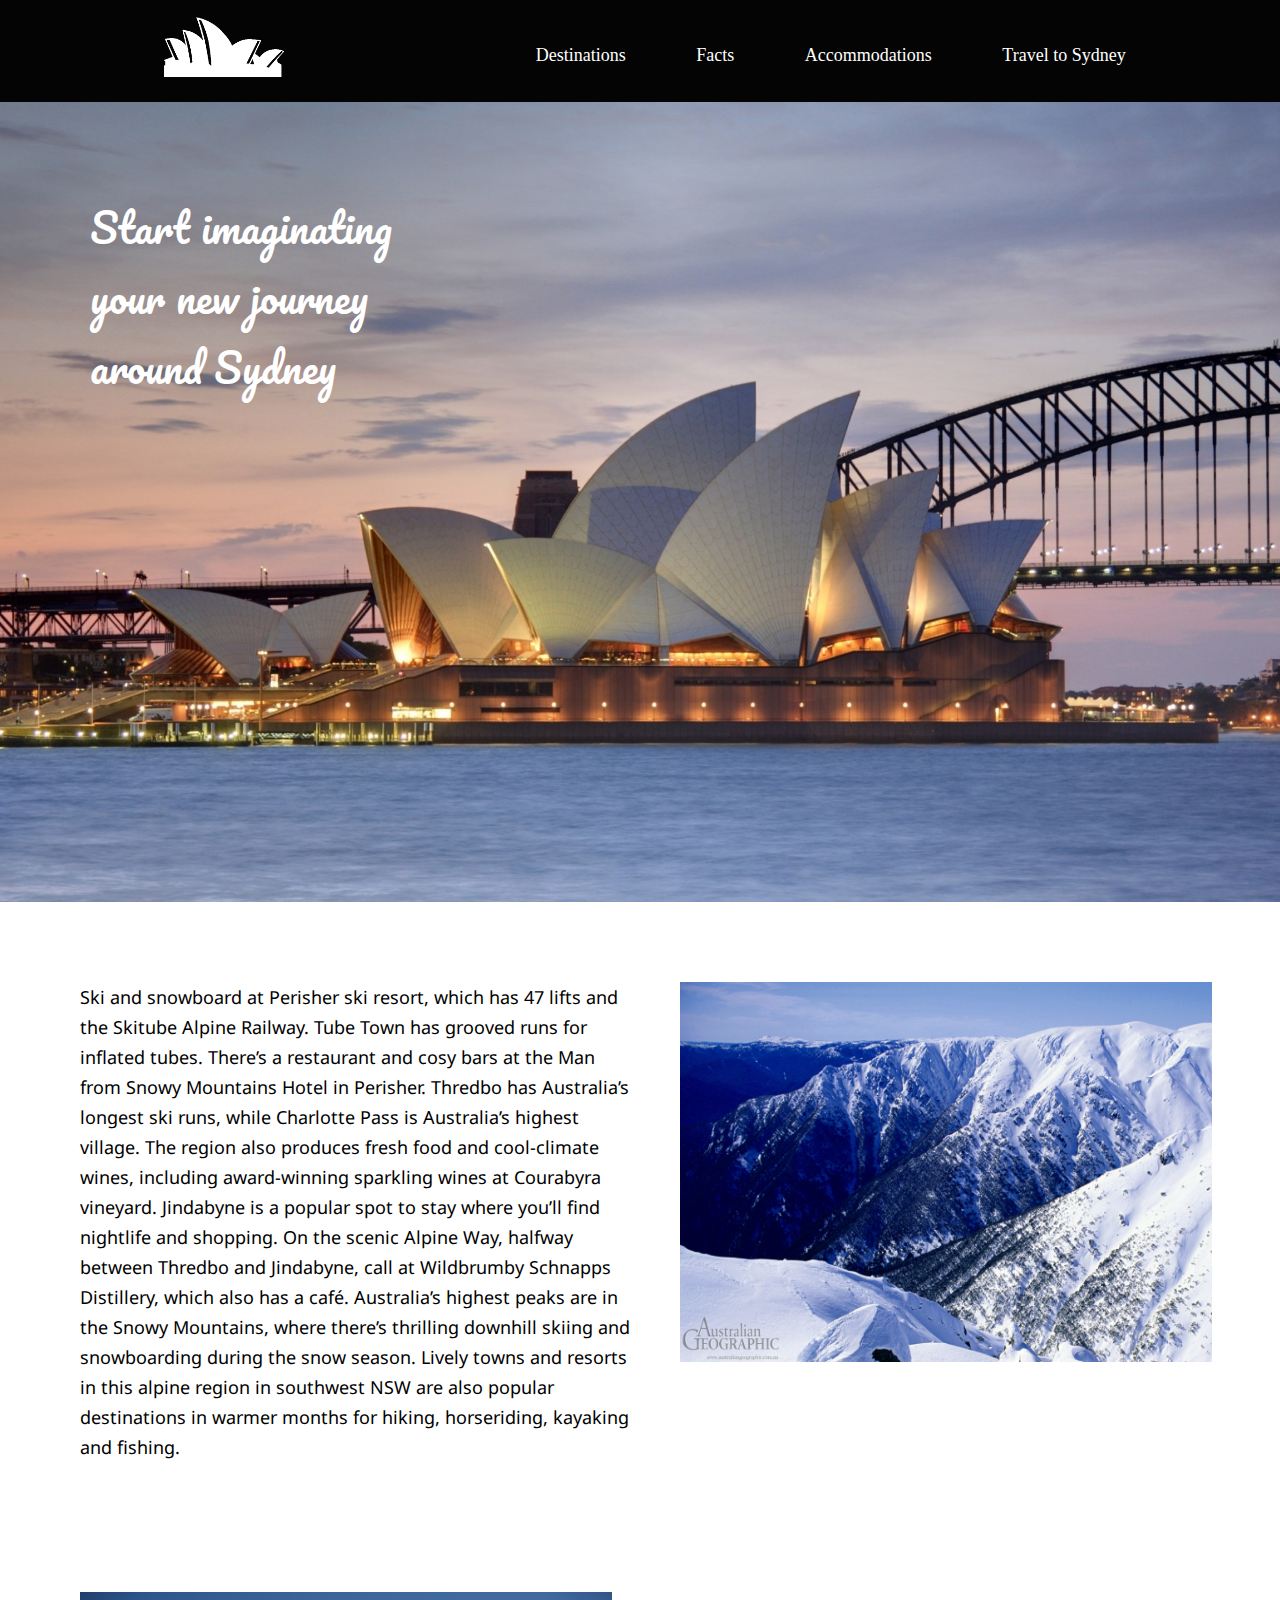
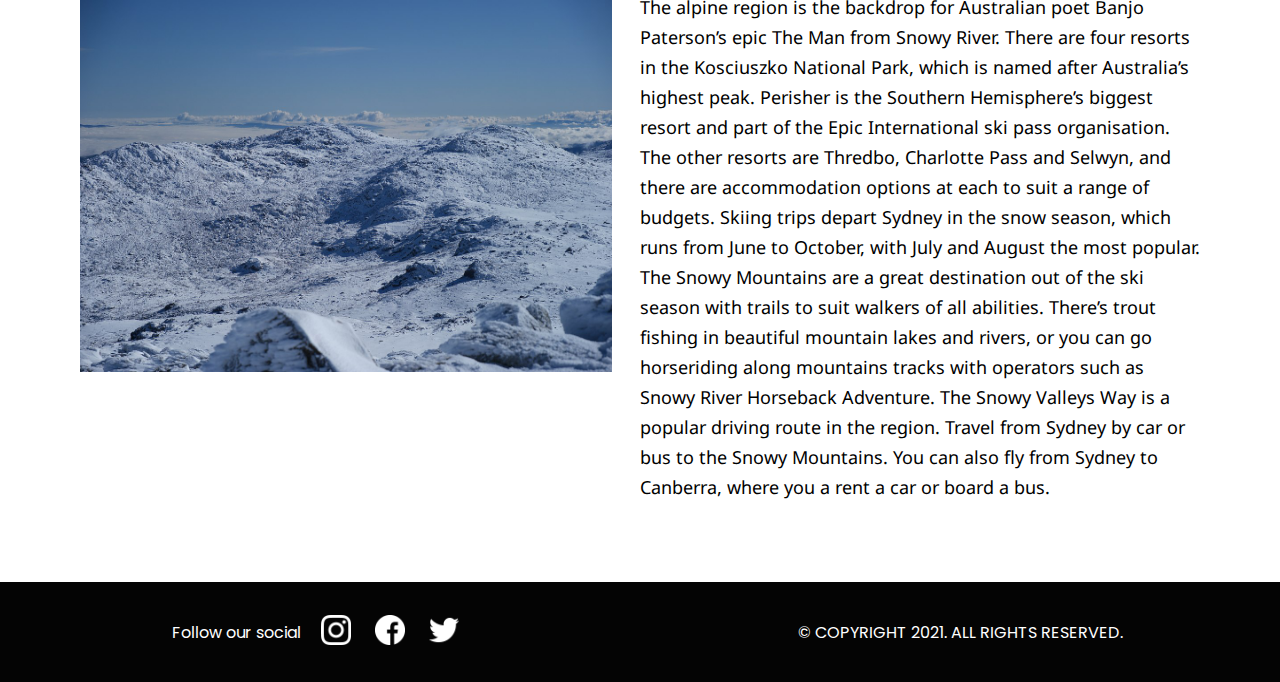
<file: snowy_mountains.html>
<!DOCTYPE html>
<html lang="en">

<head>
    <meta charset="UTF-8">
    <meta http-equiv="X-UA-Compatible" content="IE=edge">
    <meta name="viewport" content="width=device-width, initial-scale=1.0">
    <title>Snowy Mountains</title>
    <link rel="stylesheet" href="main.css">
    <link rel="preconnect" href="https://fonts.gstatic.com">
    <link href="https://fonts.googleapis.com/css2?family=Pacifico&display=swap" rel="stylesheet">
    <link href="https://fonts.googleapis.com/css2?family=Poppins:wght@300;500&display=swap" rel="stylesheet">
    <link href="https://fonts.googleapis.com/css2?family=Noto+Sans&display=swap" rel="stylesheet">
</head>

<body>
    <header>
        <div class="logo-part">
            <a href="./index.html">
                <img class="logo" src="./img/kisspng-sydney-opera-house.png">
            </a>
        </div>
        <div class="nav">
            <th>
                <tr><a href="./index.html" class="nav_item">Destinations</a></tr>
                <tr><a href="./facts.html" class="nav_item">Facts</a></tr>
                <tr><a href="./accom.html" class="nav_item">Accommodations</a></tr>
                <tr><a href="./travel_to.html" class="nav_item">Travel to Sydney</a></tr>
            </th>
        </div>
        <div class="header-menu">
            <button class="menu-button">
                <img src="./img/menu.png" height="35" width="40" alt="Богдан">
            </button>
            <div class="dropdown-child">
                <div class="menu_item">
                    <div class="menu_item-description">
                        <a href="./index.html">Destinations</a>
                    </div>
                </div>
                <div class="menu_item">
                    <div class="menu_item-description">
                        <a href="./facts.html">Facts</a>
                    </div>
                </div>
                <div class="menu_item">
                    <div class="menu_item-description">
                        <a href="./accom.html">Accommodations</a>
                    </div>
                </div>
                <div class="menu_item">
                    <div class="menu_item-description">
                        <a href="./travel_to.html">Travel to Sydney</a>
                    </div>
                </div>
            </div>
        </div>
    </header>
    <main>
        <div class="picture">
            <div class="text1">
                Start imaginating <br />
                your new journey <br />
                around Sydney
            </div>
        </div>
        <div class="placess">
            <article class="textt">
                <p>Ski and snowboard at Perisher ski resort, which has 47 lifts and the Skitube Alpine Railway. Tube
                    Town has grooved runs for inflated tubes. There’s a restaurant and cosy bars at the Man from Snowy
                    Mountains Hotel in Perisher. Thredbo has Australia’s longest ski runs, while Charlotte Pass is
                    Australia’s highest village.

                    The region also produces fresh food and cool-climate wines, including award-winning sparkling wines
                    at Courabyra vineyard. Jindabyne is a popular spot to stay where you’ll find nightlife and shopping.
                    On the scenic Alpine Way, halfway between Thredbo and Jindabyne, call at Wildbrumby Schnapps
                    Distillery, which also has a café.
                    Australia’s highest peaks are in the Snowy Mountains, where there’s thrilling downhill skiing and
                    snowboarding during the snow season. Lively towns and resorts in this alpine region in southwest NSW
                    are also popular destinations in warmer months for hiking, horseriding, kayaking and
                    fishing.<br><br>
                </p>
            </article>
            <div class="imagee">
                <img src="img/snowy-mountains.jpg">
            </div>
        </div>
        <div class="placess">
            <div class="imagee">
                <img src="img/snowy mountains.jpg">
            </div>
            <article class="textt">
                <p>
                    The alpine region is the backdrop for Australian poet Banjo Paterson’s epic The Man from Snowy
                    River. There are four resorts in the Kosciuszko National Park, which is named after Australia’s
                    highest peak.

                    Perisher is the Southern Hemisphere’s biggest resort and part of the Epic International ski pass
                    organisation. The other resorts are Thredbo, Charlotte Pass and Selwyn, and there are accommodation
                    options at each to suit a range of budgets. Skiing trips depart Sydney in the snow season, which
                    runs from June to October, with July and August the most popular.

                    The Snowy Mountains are a great destination out of the ski season with trails to suit walkers of all
                    abilities. There’s trout fishing in beautiful mountain lakes and rivers, or you can go horseriding
                    along mountains tracks with operators such as Snowy River Horseback Adventure.

                    The Snowy Valleys Way is a popular driving route in the region. Travel from Sydney by car or bus to
                    the Snowy Mountains. You can also fly from Sydney to Canberra, where you a rent a car or board a
                    bus.<br>
                </p>
            </article>
            
        </div>
    </main>
    <footer>
        <div class="left-part-footer">
            <a class="text4">Follow our social</a>
            <div class="socials">
                <a href="https://www.instagram.com/"><img src="./img/instagram.png" alt="instagram" class="social-logo"></a>
                <a href="https://www.facebook.com/"><img src="./img/facebook.png" alt="facebook" class="social-logo"></a>
                <a href="https://www.twitter.com/"><img src="./img/twitter.png" alt="twitter" class="social-logo"></a>
            </div>
        </div>
        <div class="right-part-footer">
            <div class="text5">© COPYRIGHT 2021. ALL RIGHTS RESERVED.</div>
        </div>
    </footer>
</body>

</html>
</file>
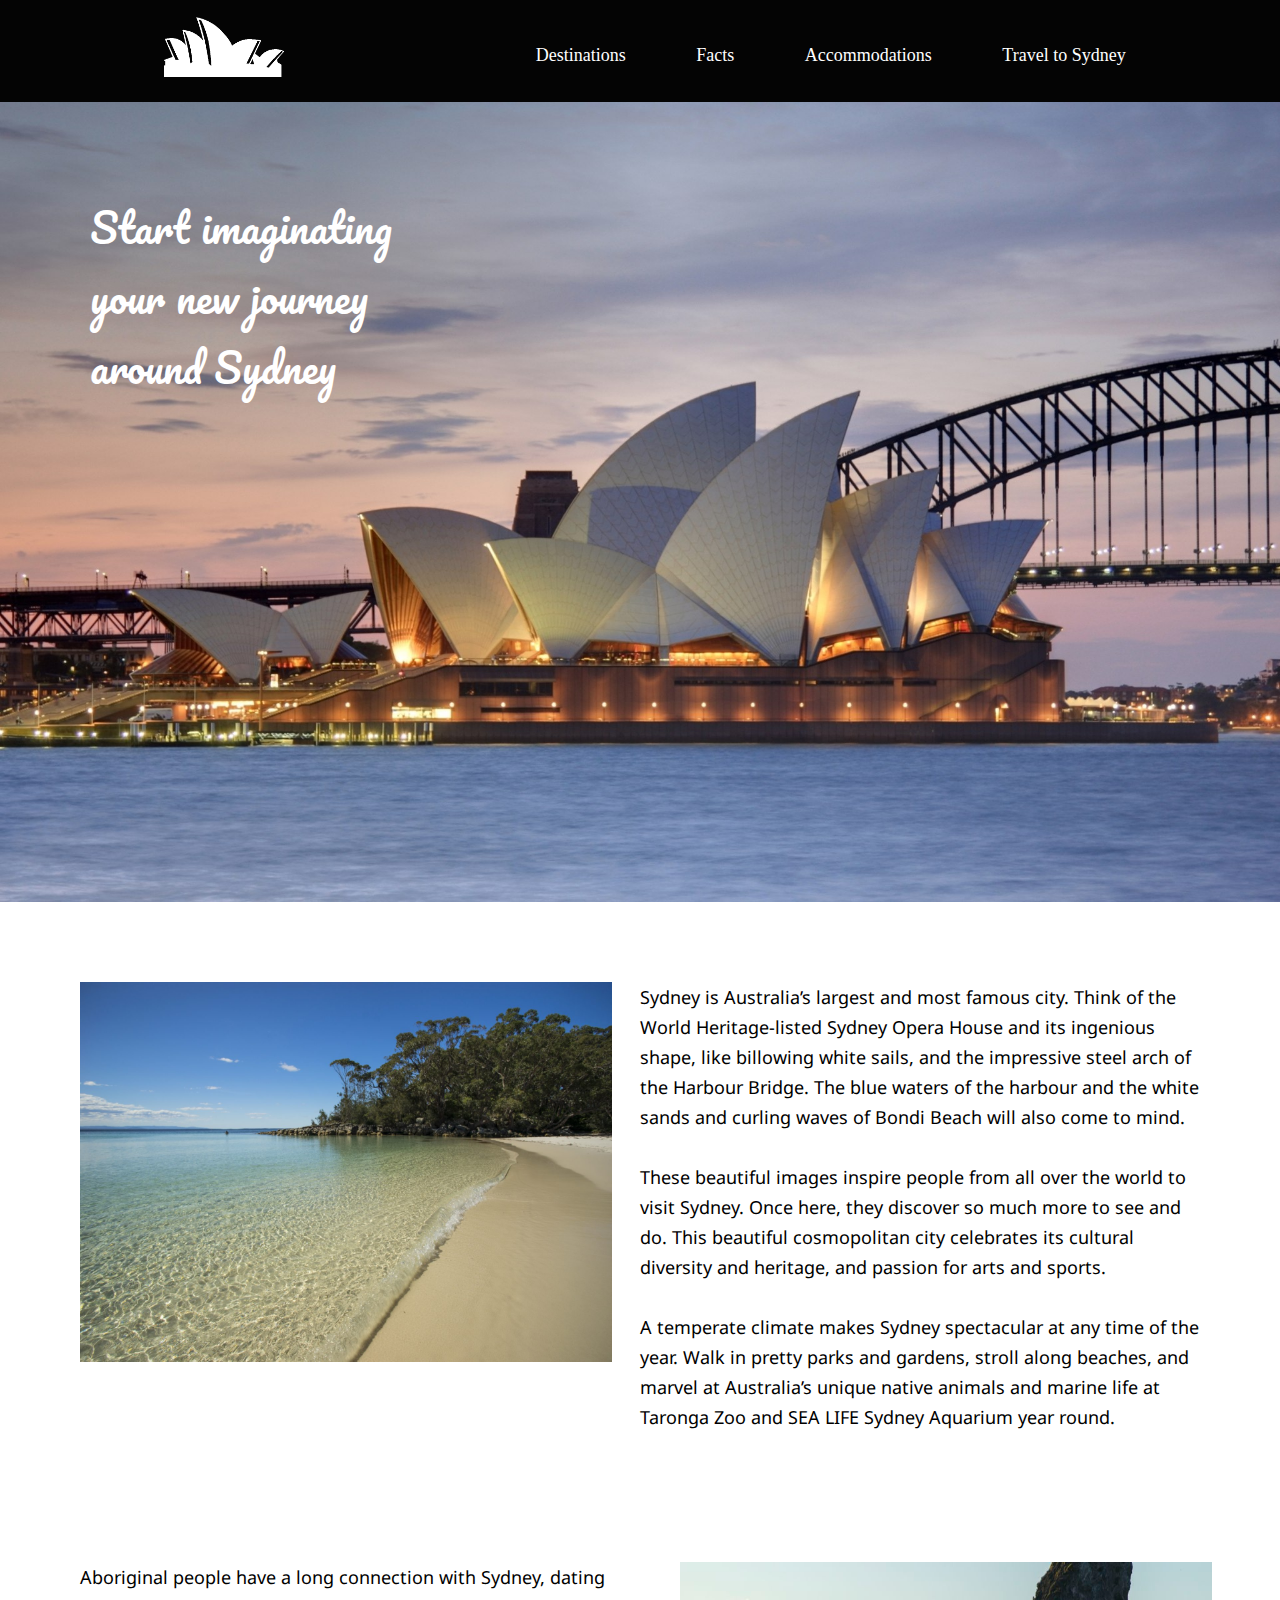
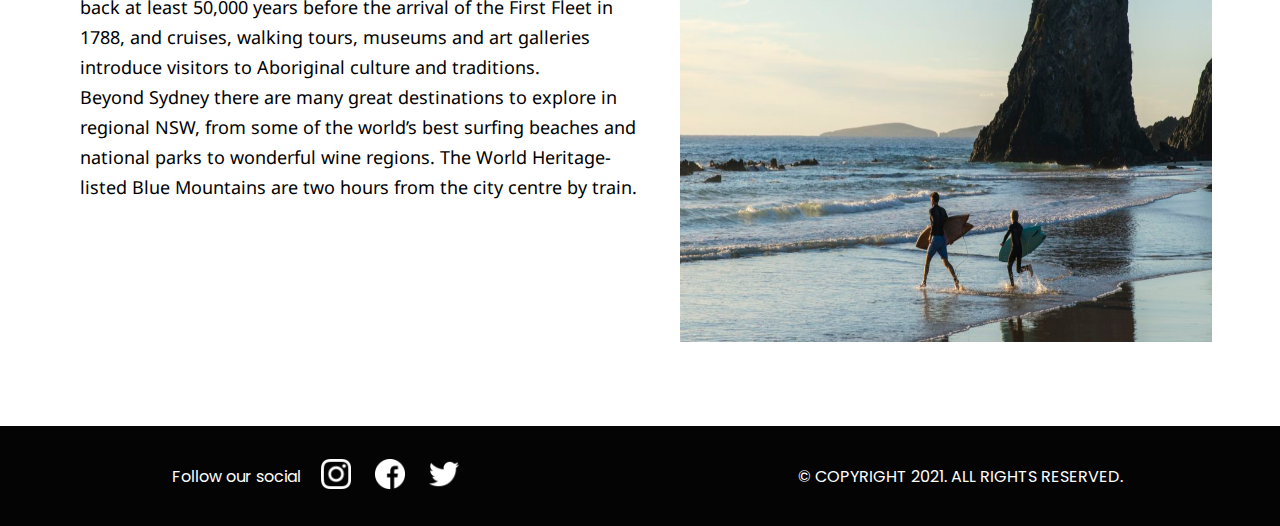
<file: south_coast.html>
<!DOCTYPE html>
<html lang="en">

<head>
    <meta charset="UTF-8">
    <meta http-equiv="X-UA-Compatible" content="IE=edge">
    <meta name="viewport" content="width=device-width, initial-scale=1.0">
    <title>South coast</title>
    <link rel="stylesheet" href="main.css">
    <link rel="preconnect" href="https://fonts.gstatic.com">
    <link href="https://fonts.googleapis.com/css2?family=Pacifico&display=swap" rel="stylesheet">
    <link href="https://fonts.googleapis.com/css2?family=Poppins:wght@300;500&display=swap" rel="stylesheet">
    <link href="https://fonts.googleapis.com/css2?family=Noto+Sans&display=swap" rel="stylesheet">
</head>

<body>
    <header>
        <div class="logo-part">
            <a href="./index.html">
                <img class="logo" src="./img/kisspng-sydney-opera-house.png">
            </a>
        </div>
        <div class="nav">
            <th>
                <tr><a href="./index.html" class="nav_item">Destinations</a></tr>
                <tr><a href="./facts.html" class="nav_item">Facts</a></tr>
                <tr><a href="./accom.html" class="nav_item">Accommodations</a></tr>
                <tr><a href="./travel_to.html" class="nav_item">Travel to Sydney</a></tr>
            </th>
        </div>
        <div class="header-menu">
            <button class="menu-button">
                <img src="./img/menu.png" height="35" width="40" alt="Богдан">
            </button>
            <div class="dropdown-child">
                <div class="menu_item">
                    <div class="menu_item-description">
                        <a href="./index.html">Destinations</a>
                    </div>
                </div>
                <div class="menu_item">
                    <div class="menu_item-description">
                        <a href="./facts.html">Facts</a>
                    </div>
                </div>
                <div class="menu_item">
                    <div class="menu_item-description">
                        <a href="./accom.html">Accommodations</a>
                    </div>
                </div>
                <div class="menu_item">
                    <div class="menu_item-description">
                        <a href="./travel_to.html">Travel to Sydney</a>
                    </div>
                </div>
            </div>
        </div>
    </header>
    <main>
        <div class="picture">
            <div class="text1">
                Start imaginating <br />
                your new journey <br />
                around Sydney
            </div>
        </div>
        <div class="placess">
            <div class="imagee">
                <img src="img/south-coast.jpg">
            </div>
            <article class="textt">
                <p>Sydney is Australia’s largest and most famous city. Think of the World Heritage-listed Sydney Opera
                    House and its ingenious shape, like billowing white sails, and the impressive steel arch of the
                    Harbour Bridge. The blue waters of the harbour and the white sands and curling waves of Bondi Beach
                    will also come to mind. <br><br>

                    These beautiful images inspire people from all over the world to visit Sydney. Once here, they
                    discover so much more to see and do. This beautiful cosmopolitan city celebrates its cultural
                    diversity and heritage, and passion for arts and sports. <br><br>

                    A temperate climate makes Sydney spectacular at any time of the year. Walk in pretty parks and
                    gardens, stroll along beaches, and marvel at Australia’s unique native animals and marine life at
                    Taronga Zoo and SEA LIFE Sydney Aquarium year round.<br><br>
                </p>
            </article>
            
        </div>
        <div class="placess">
            <article class="textt">
                <p>
                    Aboriginal people have a long connection with Sydney, dating back at least 50,000 years before the
                    arrival of the First Fleet in 1788, and cruises, walking tours, museums and art galleries introduce
                    visitors to Aboriginal culture and traditions. <br>

                    Beyond Sydney there are many great destinations to explore in regional NSW, from some of the world’s
                    best surfing beaches and national parks to wonderful wine regions. The World Heritage-listed Blue
                    Mountains are two hours from the city centre by train.<br>
                </p>
            </article>
            <div class="imagee">
                <img src="img/Domain_Bushfires_Far_South_Coast_02_tbasia.jpg">
            </div>
        </div>
    </main>
    <footer>
        <div class="left-part-footer">
            <a class="text4">Follow our social</a>
            <div class="socials">
                <a href="https://www.instagram.com/"><img src="./img/instagram.png" alt="instagram" class="social-logo"></a>
                <a href="https://www.facebook.com/"><img src="./img/facebook.png" alt="facebook" class="social-logo"></a>
                <a href="https://www.twitter.com/"><img src="./img/twitter.png" alt="twitter" class="social-logo"></a>
            </div>
        </div>
        <div class="right-part-footer">
            <div class="text5">© COPYRIGHT 2021. ALL RIGHTS RESERVED.</div>
        </div>
    </footer>
</body>

</html>
</file>
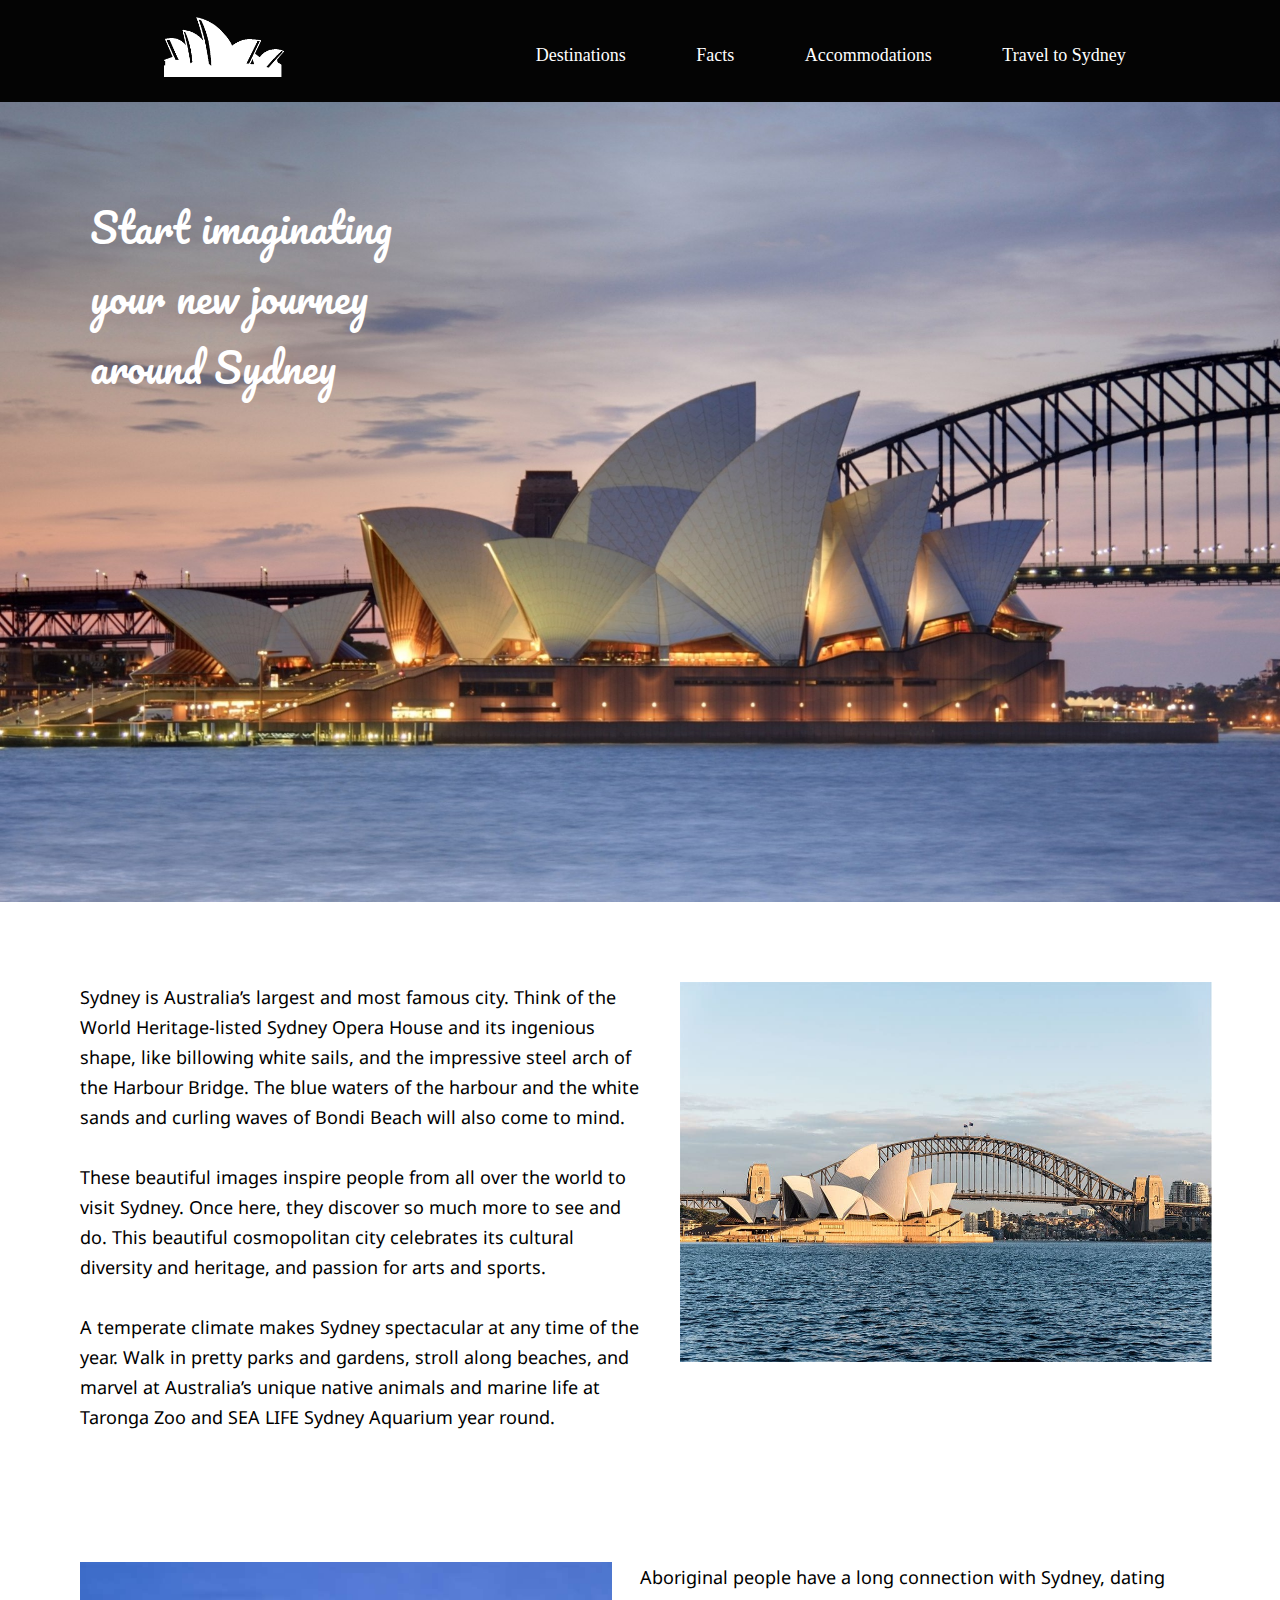
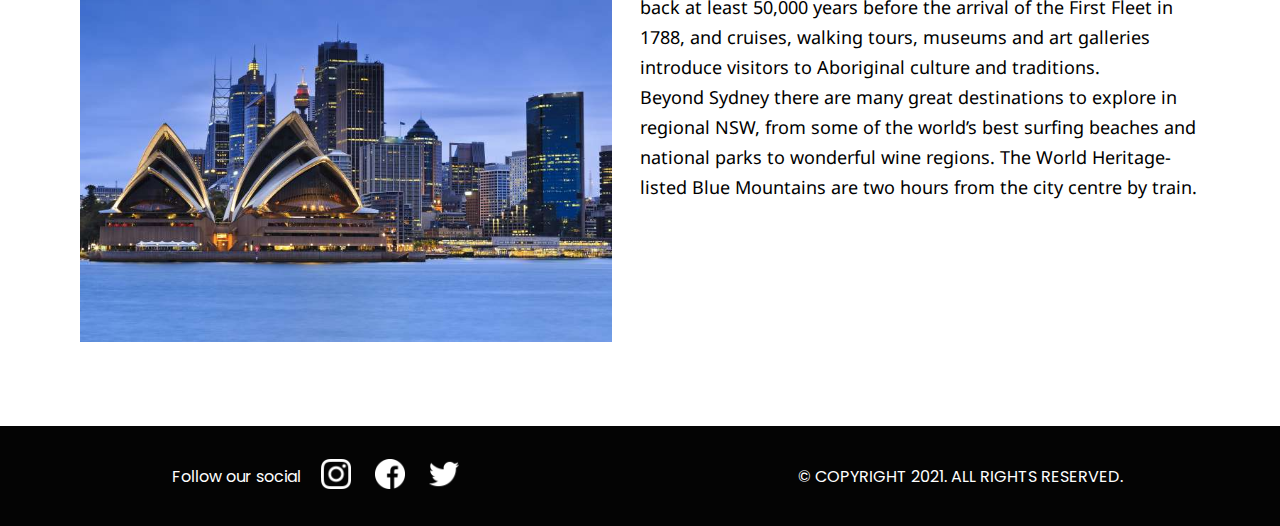
<file: sydney.html>
<!DOCTYPE html>
<html lang="en">

<head>
    <meta charset="UTF-8">
    <meta http-equiv="X-UA-Compatible" content="IE=edge">
    <meta name="viewport" content="width=device-width, initial-scale=1.0">
    <title>Sydney</title>
    <link rel="stylesheet" href="main.css">
    <link rel="preconnect" href="https://fonts.gstatic.com">
    <link href="https://fonts.googleapis.com/css2?family=Pacifico&display=swap" rel="stylesheet">
    <link href="https://fonts.googleapis.com/css2?family=Poppins:wght@300;500&display=swap" rel="stylesheet">
    <link href="https://fonts.googleapis.com/css2?family=Noto+Sans&display=swap" rel="stylesheet">
</head>

<body>
    <header>
        <div class="logo-part">
            <a href="./index.html">
                <img class="logo" src="./img/kisspng-sydney-opera-house.png">
            </a>
        </div>
        <div class="nav">
            <th>
                <tr><a href="./index.html" class="nav_item">Destinations</a></tr>
                <tr><a href="./facts.html" class="nav_item">Facts</a></tr>
                <tr><a href="./accom.html" class="nav_item">Accommodations</a></tr>
                <tr><a href="./travel_to.html" class="nav_item">Travel to Sydney</a></tr>
            </th>
        </div>
        <div class="header-menu">
            <button class="menu-button">
                <img src="./img/menu.png" height="35" width="40" alt="Богдан">
            </button>
            <div class="dropdown-child">
                <div class="menu_item">
                    <div class="menu_item-description">
                        <a href="./index.html">Destinations</a>
                    </div>
                </div>
                <div class="menu_item">
                    <div class="menu_item-description">
                        <a href="./facts.html">Facts</a>
                    </div>
                </div>
                <div class="menu_item">
                    <div class="menu_item-description">
                        <a href="./accom.html">Accommodations</a>
                    </div>
                </div>
                <div class="menu_item">
                    <div class="menu_item-description">
                        <a href="./travel_to.html">Travel to Sydney</a>
                    </div>
                </div>
            </div>
        </div>
    </header>
    <main>
        <div class="picture">
            <div class="text1">
                Start imaginating <br />
                your new journey <br />
                around Sydney
            </div>
        </div>
        <div class="placess">
            <article class="textt">
                <p>Sydney is Australia’s largest and most famous city. Think of the World Heritage-listed Sydney Opera
                    House and its ingenious shape, like billowing white sails, and the impressive steel arch of the
                    Harbour Bridge. The blue waters of the harbour and the white sands and curling waves of Bondi Beach
                    will also come to mind. <br><br>

                    These beautiful images inspire people from all over the world to visit Sydney. Once here, they
                    discover so much more to see and do. This beautiful cosmopolitan city celebrates its cultural
                    diversity and heritage, and passion for arts and sports. <br><br>

                    A temperate climate makes Sydney spectacular at any time of the year. Walk in pretty parks and
                    gardens, stroll along beaches, and marvel at Australia’s unique native animals and marine life at
                    Taronga Zoo and SEA LIFE Sydney Aquarium year round.<br><br>
                </p>
            </article>
            <div class="imagee">
                <img src="img/SYDHERO-1068x712.jpg">
            </div>
        </div>
        <div class="placess">
            <div class="imagee">
                <img src="img/sydney3.jpg">
            </div>
            <article class="textt">
                <p>
                    Aboriginal people have a long connection with Sydney, dating back at least 50,000 years before the
                    arrival of the First Fleet in 1788, and cruises, walking tours, museums and art galleries introduce
                    visitors to Aboriginal culture and traditions. <br>

                    Beyond Sydney there are many great destinations to explore in regional NSW, from some of the world’s
                    best surfing beaches and national parks to wonderful wine regions. The World Heritage-listed Blue
                    Mountains are two hours from the city centre by train.<br>
                </p>
            </article>
            
        </div>
    </main>
    <footer>
        <div class="left-part-footer">
            <a class="text4">Follow our social</a>
            <div class="socials">
                <a href="https://www.instagram.com/"><img src="./img/instagram.png" alt="instagram" class="social-logo"></a>
                <a href="https://www.facebook.com/"><img src="./img/facebook.png" alt="facebook" class="social-logo"></a>
                <a href="https://www.twitter.com/"><img src="./img/twitter.png" alt="twitter" class="social-logo"></a>
            </div>
        </div>
        <div class="right-part-footer">
            <div class="text5">© COPYRIGHT 2021. ALL RIGHTS RESERVED.</div>
        </div>
    </footer>
</body>

</html>
</file>
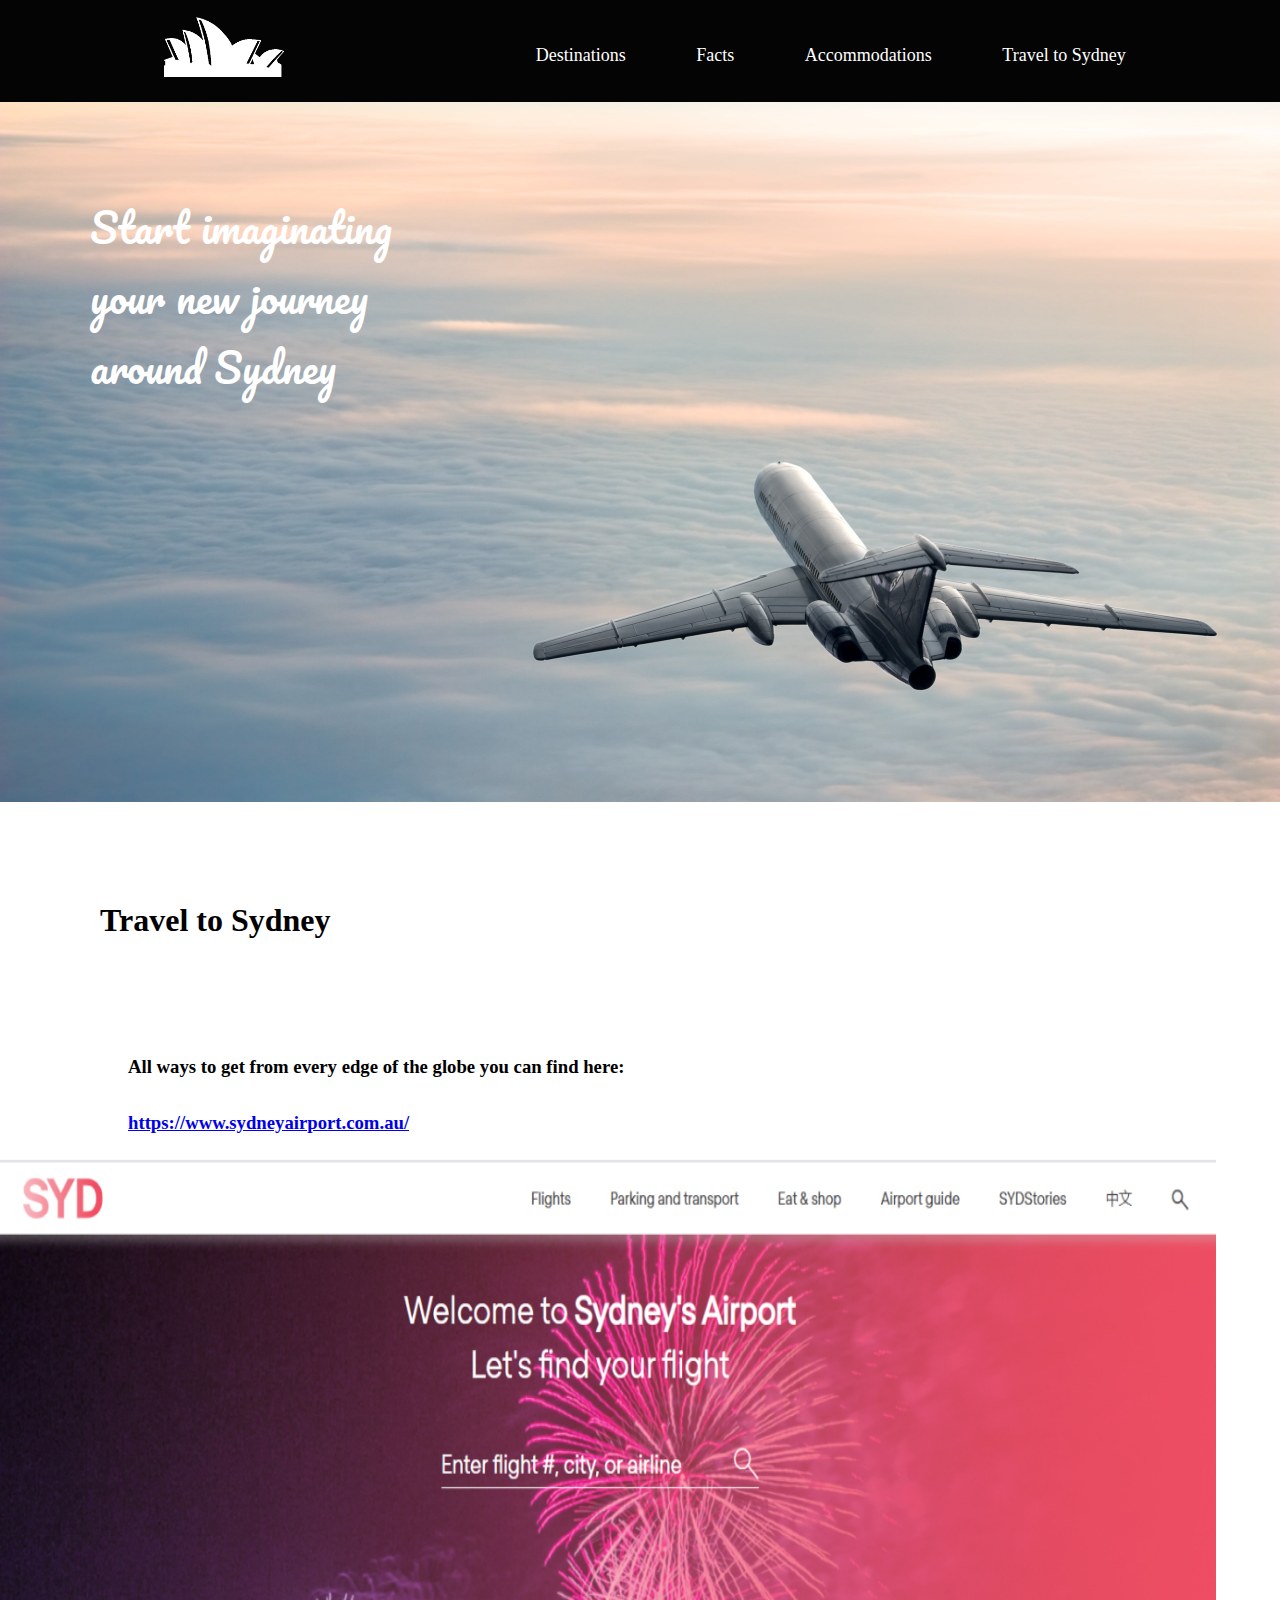
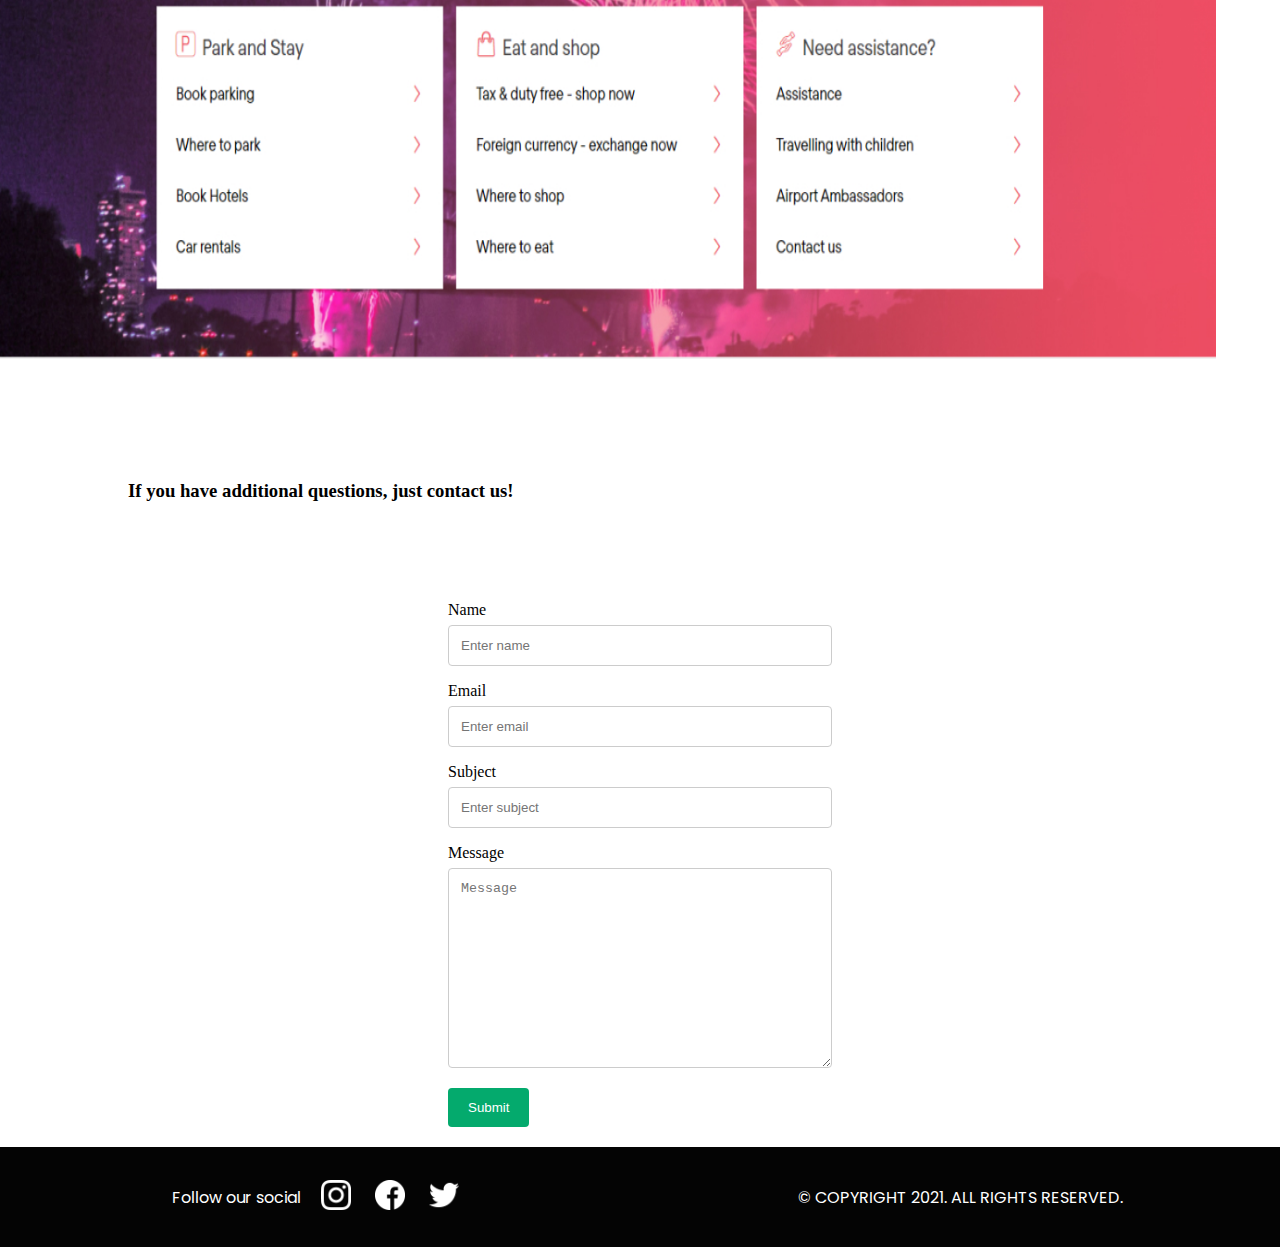
<file: travel_to.html>
<!DOCTYPE html>
<html lang="en">

<head>
    <meta charset="UTF-8">
    <meta http-equiv="X-UA-Compatible" content="IE=edge">
    <meta name="viewport" content="width=device-width, initial-scale=1.0">
    <title>Travel Sydney</title>
    <link rel="stylesheet" href="main.css">
    <link rel="preconnect" href="https://fonts.gstatic.com">
    <link href="https://fonts.googleapis.com/css2?family=Pacifico&display=swap" rel="stylesheet">
    <link href="https://fonts.googleapis.com/css2?family=Poppins:wght@300;500&display=swap" rel="stylesheet">
</head>

<body>
    <header>
        <div class="logo-part">
            <a href="./index.html">
                <img class="logo" src="./img/kisspng-sydney-opera-house.png">
            </a>
        </div>
        <div class="nav">
            <th>
                <tr><a href="./index.html" class="nav_item">Destinations</a></tr>
                <tr><a href="./facts.html" class="nav_item">Facts</a></tr>
                <tr><a href="./accom.html" class="nav_item">Accommodations</a></tr>
                <tr><a href="./travel_to.html" class="nav_item">Travel to Sydney</a></tr>
            </th>
        </div>
        <div class="header-menu">
            <button class="menu-button">
                <img src="./img/menu.png" height="35" width="40" alt="Богдан">
            </button>
            <div class="dropdown-child">
                <div class="menu_item">
                    <div class="menu_item-description">
                        <a href="./index.html">Destinations</a>
                    </div>
                </div>
                <div class="menu_item">
                    <div class="menu_item-description">
                        <a href="./facts.html">Facts</a>
                    </div>
                </div>
                <div class="menu_item">
                    <div class="menu_item-description">
                        <a href="./accom.html">Accommodations</a>
                    </div>
                </div>
                <div class="menu_item">
                    <div class="menu_item-description">
                        <a href="./travel_to.html">Travel to Sydney</a>
                    </div>
                </div>
            </div>
        </div>
    </header>
    <main>
        <div class="picture_travel">
            <div class="text1">
                Start imaginating <br />
                your new journey <br />
                around Sydney
            </div>
        </div>
        <h1>Travel to Sydney</h1>
        <h3>All ways to get from every edge of the globe you can find here: <br>
            <a href="https://www.sydneyairport.com.au/">https://www.sydneyairport.com.au/</a>
        </h3>
        <img class="imgg" src="./img/image 2.jpg" width="95%" height="800px">
        <div class="contact-us">
            <h3>If you have additional questions, just contact us!</h3>
            <form class="contact-form">
                <br />
                <label for="name">Name</label><br />
                <input type="text" placeholder="Enter name">
                <br />
                <label for="email">Email</label><br />
                <input type="text" placeholder="Enter email">
                <br />
                <label for="subject">Subject</label><br />
                <input type="text" placeholder="Enter subject">
                <br />
                <label for="message">Message</label><br />
                <textarea placeholder="Message" style="height:200px"></textarea>
                <br />
                <input type="submit" value="Submit">
            </form>
        </div>

    </main>
    <footer>
        <div class="left-part-footer">
            <a class="text4">Follow our social</a>
            <div class="socials">
                <a href="https://www.instagram.com/"><img src="./img/instagram.png" alt="instagram"
                        class="social-logo"></a>
                <a href="https://www.facebook.com/"><img src="./img/facebook.png" alt="facebook"
                        class="social-logo"></a>
                <a href="https://www.twitter.com/"><img src="./img/twitter.png" alt="twitter" class="social-logo"></a>
            </div>
        </div>
        <div class="right-part-footer">
            <div class="text5">© COPYRIGHT 2021. ALL RIGHTS RESERVED.</div>
        </div>
    </footer>
</body>

</html>
</file>
<file: main.css>
* {
    margin: 0;
    padding: 0;
    outline: none;
}
body {
    background-color: #ffffff;
    font-family: Georgia, 'Times New Roman', Times, serif;   
    display: block;
    max-width: 1920px;
}
header {
    width: 100%;    
    height: 102px;
    background-color: #040404;
    display: flex;
}
.header-menu {
    display: none;
}

.text1:hover {
    transition: all 0.6s ease;
    -webkit-transform: scale(1.2);
    -ms-transform: scale(1.2);
    transform: scale(1.2);
}
.video video {
    width: 100%;
}
.picture_main {
    background-size:cover; 
    height: 0px;
    position: relative; 
    background-image: url("./img/Sydney+Opera+House.jpg");  
    background-repeat: no-repeat;
}
.picture {
    background-size:cover; 
    height: 800px;
    position: relative; 
    background-image: url("./img/Sydney+Opera+House.jpg");  
    background-repeat: no-repeat;
}
.picture_facts {
    background-size:cover; 
    height: 700px;
    position: relative; 
    background-image: url("./img/rooster.jpg");  
    background-repeat: no-repeat;
}

.picture_accom {
    background-size:cover; 
    height: 700px;
    position: relative; 
    background-image: url("./img/Byron_and_Beyond_Byron_Bay_Accommodation_Assistant_Lighthouse_Keepers_Cottages_Feature_Image_01.jpg");  
    background-repeat: no-repeat;
}
.picture_travel {
    background-size:cover; 
    height: 700px;
    position: relative; 
    background-image: url("./img/plane.jpg");  
    background-repeat: no-repeat;
}
.logo-part {
    text-align: center;
    width: 35%;
}
.logo:hover {
    transition: all 0.6s ease;
    -webkit-transform: scale(1.2);
    -ms-transform: scale(1.2);
    transform: scale(1.2);
}
.logo {
    margin-top: 17px;
    width: 120px;
    height: 60px;
}

.nav {
    width: 65%;
    text-align: center;  
    margin-top: 45px;
}

.nav_item:hover {
    transition: all 0.6s ease;
    scroll-behavior: smooth;
    background:#7A9DB1;
}
.nav_item {
    font-family: 'Times New Roman';
    font-size: 18px;
    color:white;
    margin-right: 8%;
    text-decoration: none;
}
.text1 {
    width: 358px;
    height: 252px;
    font-family: 'Pacifico', cursive;
    font-size: 40px;
    color: white;
    padding-top: 7%;
    padding-left: 7%;
}
.textt1 {
    width: 358px;
    height: 252px;
    font-family: 'Pacifico', cursive;
    font-size: 40px;
    color: white;
    padding-top: 5%;
    padding-left: 38%;
}
.places {
    width: 100%;
    height: 80px;
    background-color: #7A9DB1;
    text-align: center;
    padding-top: 30px;
}
.text2 {
    color: white;
    font-size: 36px;
    font-family: 'Poppins',sans-serif;
}

.places2 {
    width: 100%;
    margin-top: 30px;
    display: flex;
    flex-wrap: wrap;
    justify-content: center;
}
.content {
    margin: 3%;
    text-align: center;
    width: 408px;
    height: 333px;
}
.content:hover {
    transition: all 0.6s ease;
    -webkit-transform: scale(1.05);
    -ms-transform: scale(1.05);
    transform: scale(1.05);
}
.image {
    width: 408px;
    height: 300px;
}

.text3 {
    font-size: 18px;
    font-family: 'Poppins', sans-serif;
    font-weight: 500;
    text-decoration: none;
}

footer {
    width: 100%;
    height: 100px;
    background-color: #040404;
    display: flex;
}
.text4 {
    margin-top: 38px;
    color: #fff;
    font-family: 'Poppins', sans-serif;
    font-size: 16px;
    text-align: center;
}

.socials {
    margin-top: 23px;
    margin-left: 10px;
}

.social-logo {
    margin: 10px;
    width: 30px;
    height: 30px;
}

.left-part-footer {
    width: 50%;
    display: flex;
    justify-content: center;
}

.right-part-footer {
    width:50%;
}

.text5 {
    text-align: center;
    margin-top: 38px;
    color: #fff;
    font-family: 'Poppins', sans-serif;
    font-size: 16px;
}
.placess {
    justify-content: space-between;
    margin: 60px;
    display: flex;
}
.textt {
    width: 50%;
    font-family: 'Noto Sans', sans-serif;
    font-size: 18px;
    line-height: 30px;  
    margin: 20px;
}
.imagee {
    width: 50%;
}
.imagee:hover {
    transition: all 0.6s ease;
    -webkit-transform: scale(1.09);
    -ms-transform: scale(1.09);
    transform: scale(1.09);
}
.imagee img {
    position: relative;
    width: 95%;
    height: 380px;
    padding:20px;
}
.facts {
    display: flex;
}
.facts_intro {
    width: 50%;
    font-family: 'Noto Sans', sans-serif;
    font-size: 18px;
    line-height: 30px;
    margin: 50px 0 0 30px;
}

h1 {
    margin-top: 100px;
    margin-left: 100px;
}
h3 {
    line-height: 3em;
    font-weight: bold;
    width: 90%;
    height: 120px;
    margin-left: 10%;
    margin-top: 100px;
}
.image1_facts img {
    width: 700px;
    height: 300px;
    padding: 20px;
}
.image2_facts img {
    width: 300px;
    height: 700px;
    padding: 20px;
}
.image3_facts img {
    width: 500px;
    height: 350px;
}
.image3_facts {
    text-align: right;
    padding: 50px 110px 50px 0;
}
.facts2 {
    width: 70%;
    font-family: 'Noto Sans', sans-serif;
    font-size: 18px;
    line-height: 30px;
    margin: 50px 0 0 30px;
}
.facts3 {
    width: 90%;
    font-family: 'Noto Sans', sans-serif;
    font-size: 18px;
    line-height: 30px;
    margin: 50px 0 50px 30px;
}
.contact-form h2 {
    text-align: center;
}
.contact-form {
    width: 30%;
    justify-content: center;
    margin-left: 35%;
    margin-bottom: 20px;
    
}
input[type=text], select, textarea {
    width: 100%;
    padding: 12px; 
    border: 1px solid #ccc;
    border-radius: 4px;
    box-sizing: border-box;
    margin-top: 6px;
    margin-bottom: 16px;
    resize: vertical 
}
  
  
  input[type=submit] {
    background-color: #04AA6D;
    color: white;
    padding: 12px 20px;
    border: none;
    border-radius: 4px;
    cursor: pointer;
  }
  
  input[type=submit]:hover {
    background-color: #307533;
  }
  
.container {
    border-radius: 5px;
    background-color: #f2f2f2;
    padding: 20px;
    }

.goods_block {
    display: flex;    
    justify-content: center;
}

.block {
    margin: 0 30px 0 30px;
    width: 300px;
    height: 750px;
    background-color:gray;
}
.blockk {
    display: block;
}
h4 {
    font-size: 30px;
    top:20px;
    text-align: center;

}
.price {
    background-color: #04AA6D;
    width: 100%;
    height: 50px;
}
.block img {
    margin-bottom: 10px;
    width: 100%;
    height: 200px;
}
.text-souv {
    margin-top: 15px;
    text-align: justify;
    font-family: 'Noto Sans', sans-serif;
    font-size: 15px;
    line-height: 25px;
    margin-left: 10%;
    width: 80%;
}
.buy-button { 
    background-color: rgb(167, 26, 26);
    width: 300px;
    height: 50px;
    margin: 0 30px 20px 30px;
    text-align: center;
}
.buy-button p {
    padding-top: 12px;
    font-size: 22px;
}

@media (max-width:900px) {
    .video {
        display: none;
    }
    .imgg {
        display: none;
    }
    .nav {
        display: none;
    }
    header {
        height: 70px;
        background-color: #2F687A;
    }
    .logo {
        margin-top: 12px;
        width: 90px;
        height: 45px;
    }
    .contact-form {
        width: 70%;
        margin-left: 15%;
    }
    .left-part-footer {
        width: 50%;
        display: block;
        text-align: center;
        margin: 10px;
    }
    .textt1 {
        padding-top: 2%;
        color: blue;
    }
    .text4 {
        font-size: 14px;
    }
    .socials {
        margin: 0;
    }
    .social-logo {
        width: 25px;
        height: 25px;
    }
    .text5 {
        margin-top: 25px;
        margin-right: 7px;
        font-size: 13px;
    }
    .text1 {
        font-size: 28px;
    }
    .places {
        padding-top: 10px;
        height: 60px;
    }
    .picture_main {
        height: 400px;
        background-size:cover; 
        position: relative; 
        background-image: url("./img/Sydney+Opera+House2.jpg");  
    }
    .picture {
        height: 400px;
        background-size:cover; 
        position: relative; 
        background-image: url("./img/Sydney+Opera+House2.jpg");  
    }

    .picture_facts {
        background-image: url("./img/rooster2.jpg");  
    }
    .text2 {
        font-size: 30px;
    }
    .facts {
        display: block;
    }
    .facts2 {
        width: 95%;
    }
    .facts_intro {
        width: 95%;
    }   
    .image1_facts img {
        width: 95%;
        padding: 20px 0 20px 20px;
    }
    .image2_facts img {
        width: 450px;
    }
    .image3_facts img {
        width: 95%;
    }
    .dropdown-child {
        width: 140px;
        height: 210px;
        display: none;
        position: fixed;
        right: 0.5px;
        top: 1px;
        background-color: #fff;
        z-index: 999999;
        border-radius: 5px;
        padding: 10px 30px 10px 30px;
    }
    
    .header-menu:hover .dropdown-child {
        display:block;
        text-align: left;
    }
    .header-menu {
        display: block;
        width: 65%;
        margin: 15px 17px 0 0 ;
        text-align: right;
    }
    .menu_item{
        display: flex;
        flex-direction: row;
        flex-wrap: nowrap;
        justify-content: space-between;
        align-items: center;
        width: 100%;
        margin-top: 20px;
        margin-bottom: 20px;
        cursor:pointer;
    }
    .menu_item-description{
        flex-direction: column;
        text-align: left;
    }
      
    .menu_item-description a{
        text-align: left;
        font-family: "Gilroy SemiBold";
        font-size: 20px;
        color: #000;
        text-decoration: none;
    }

}
 @media (max-width:1250px) {
    .placess {
        display: block;
        margin: 10px;
    }
    .textt {
        width: 95%;
        font-size: 12px;
    }
    .imagee {
        width: 100%;
        text-align: center;
    }
    .imagee img {
        margin: 0;
        width: 95%;
        text-align: center;
    }

    .goods_block {
        margin-left: 18%;
        display: block;
    }
 }
</file>
